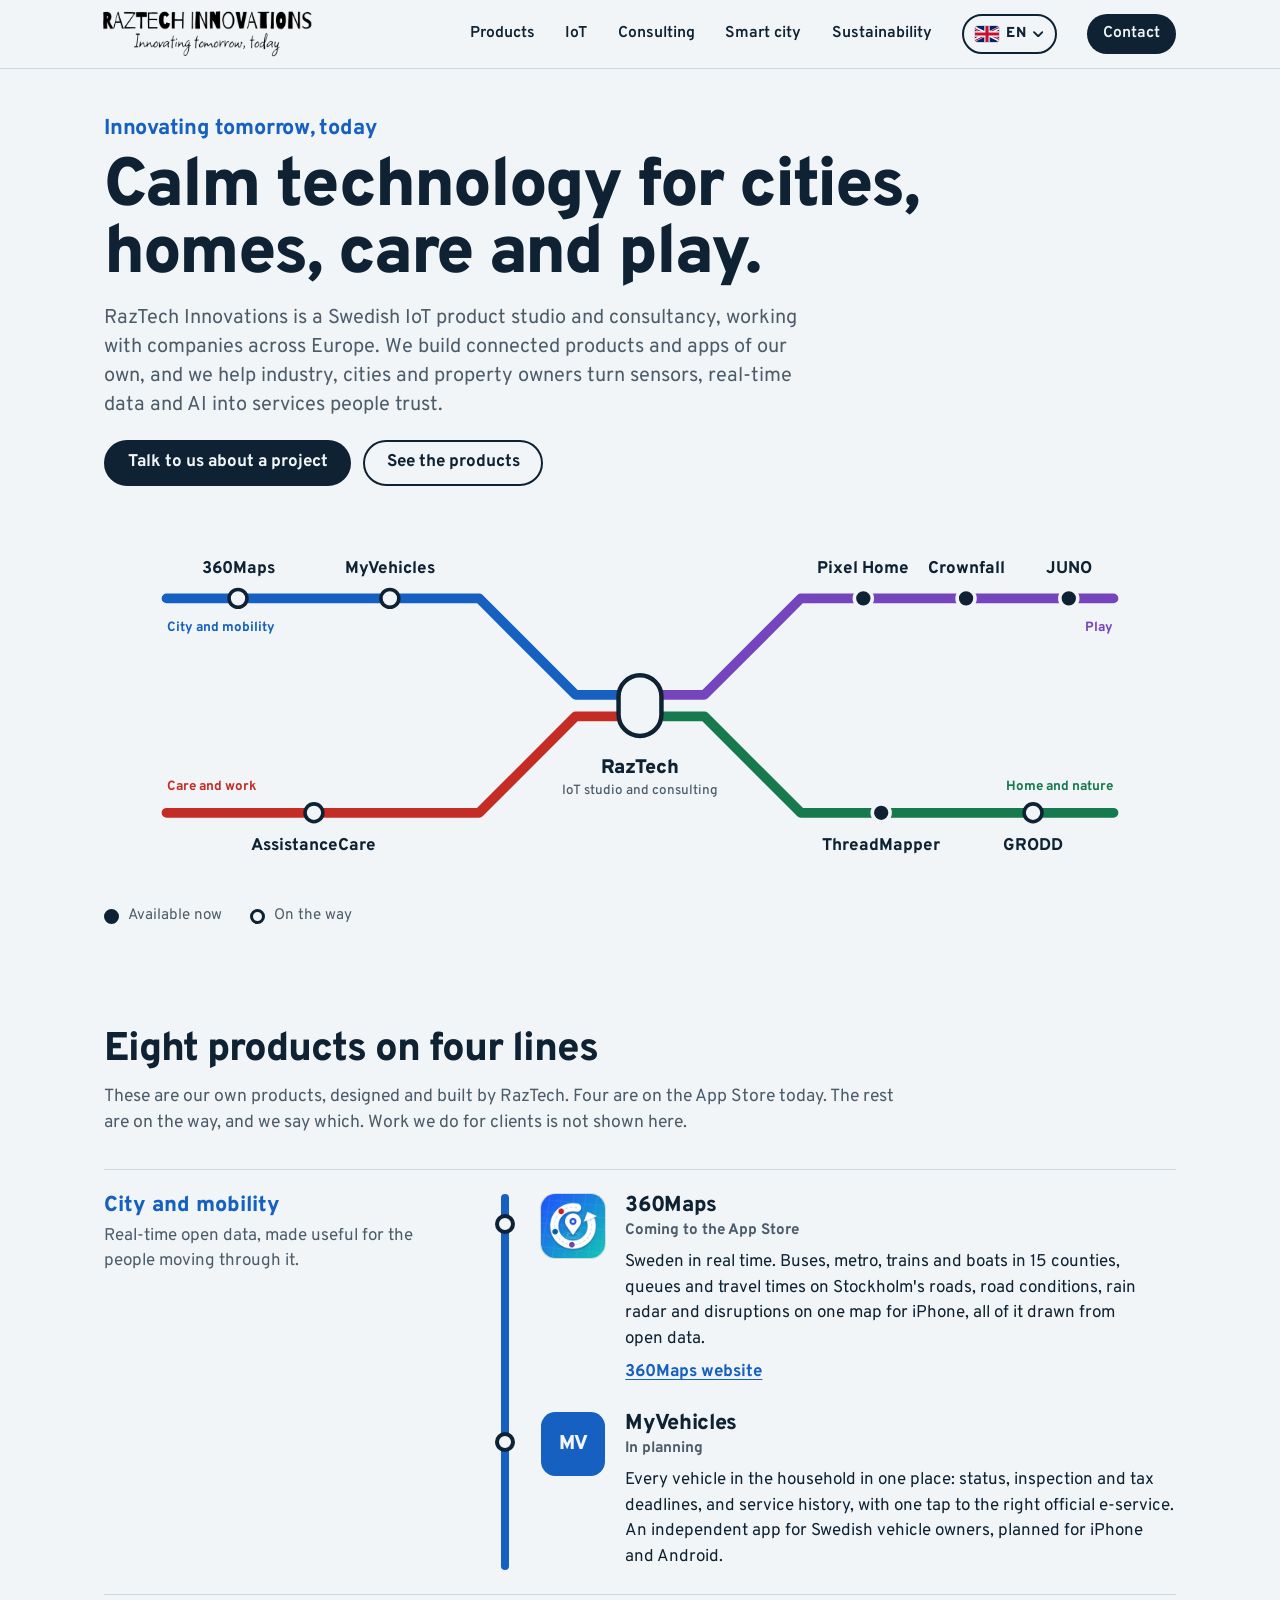
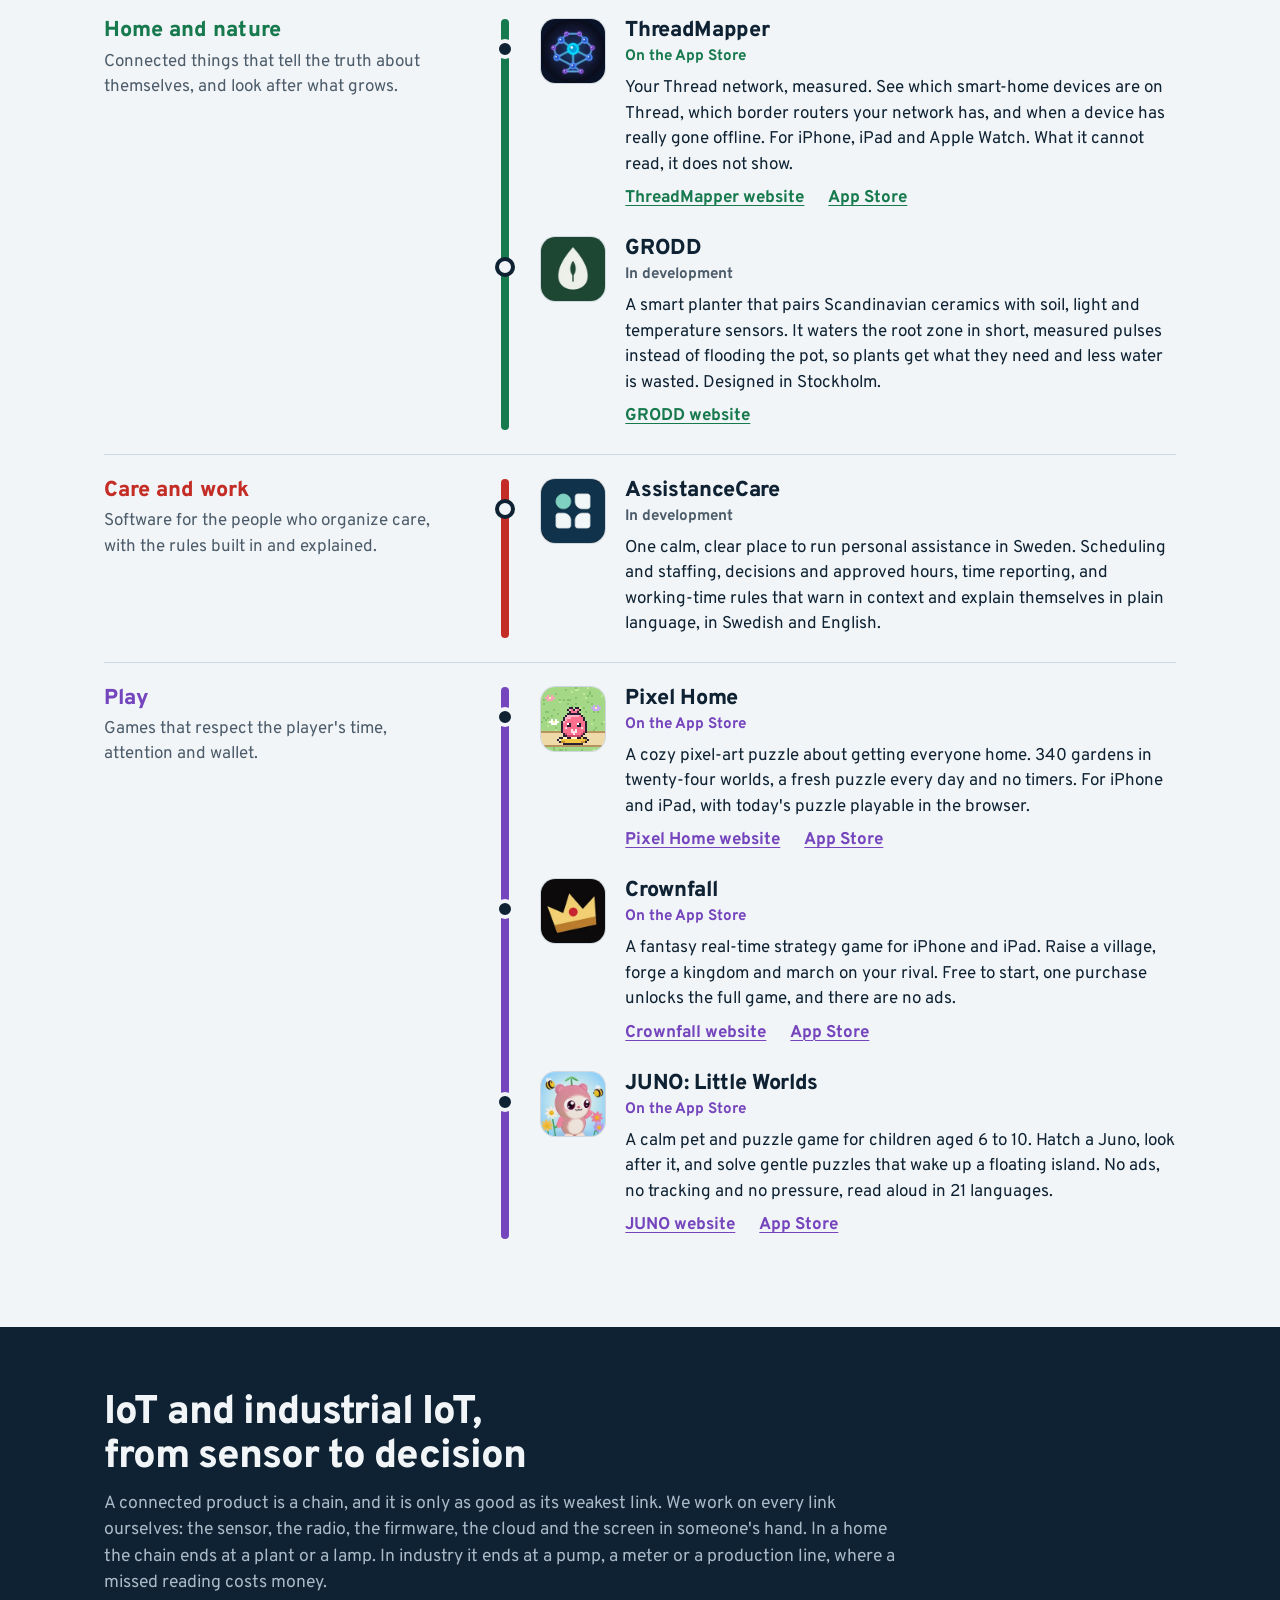
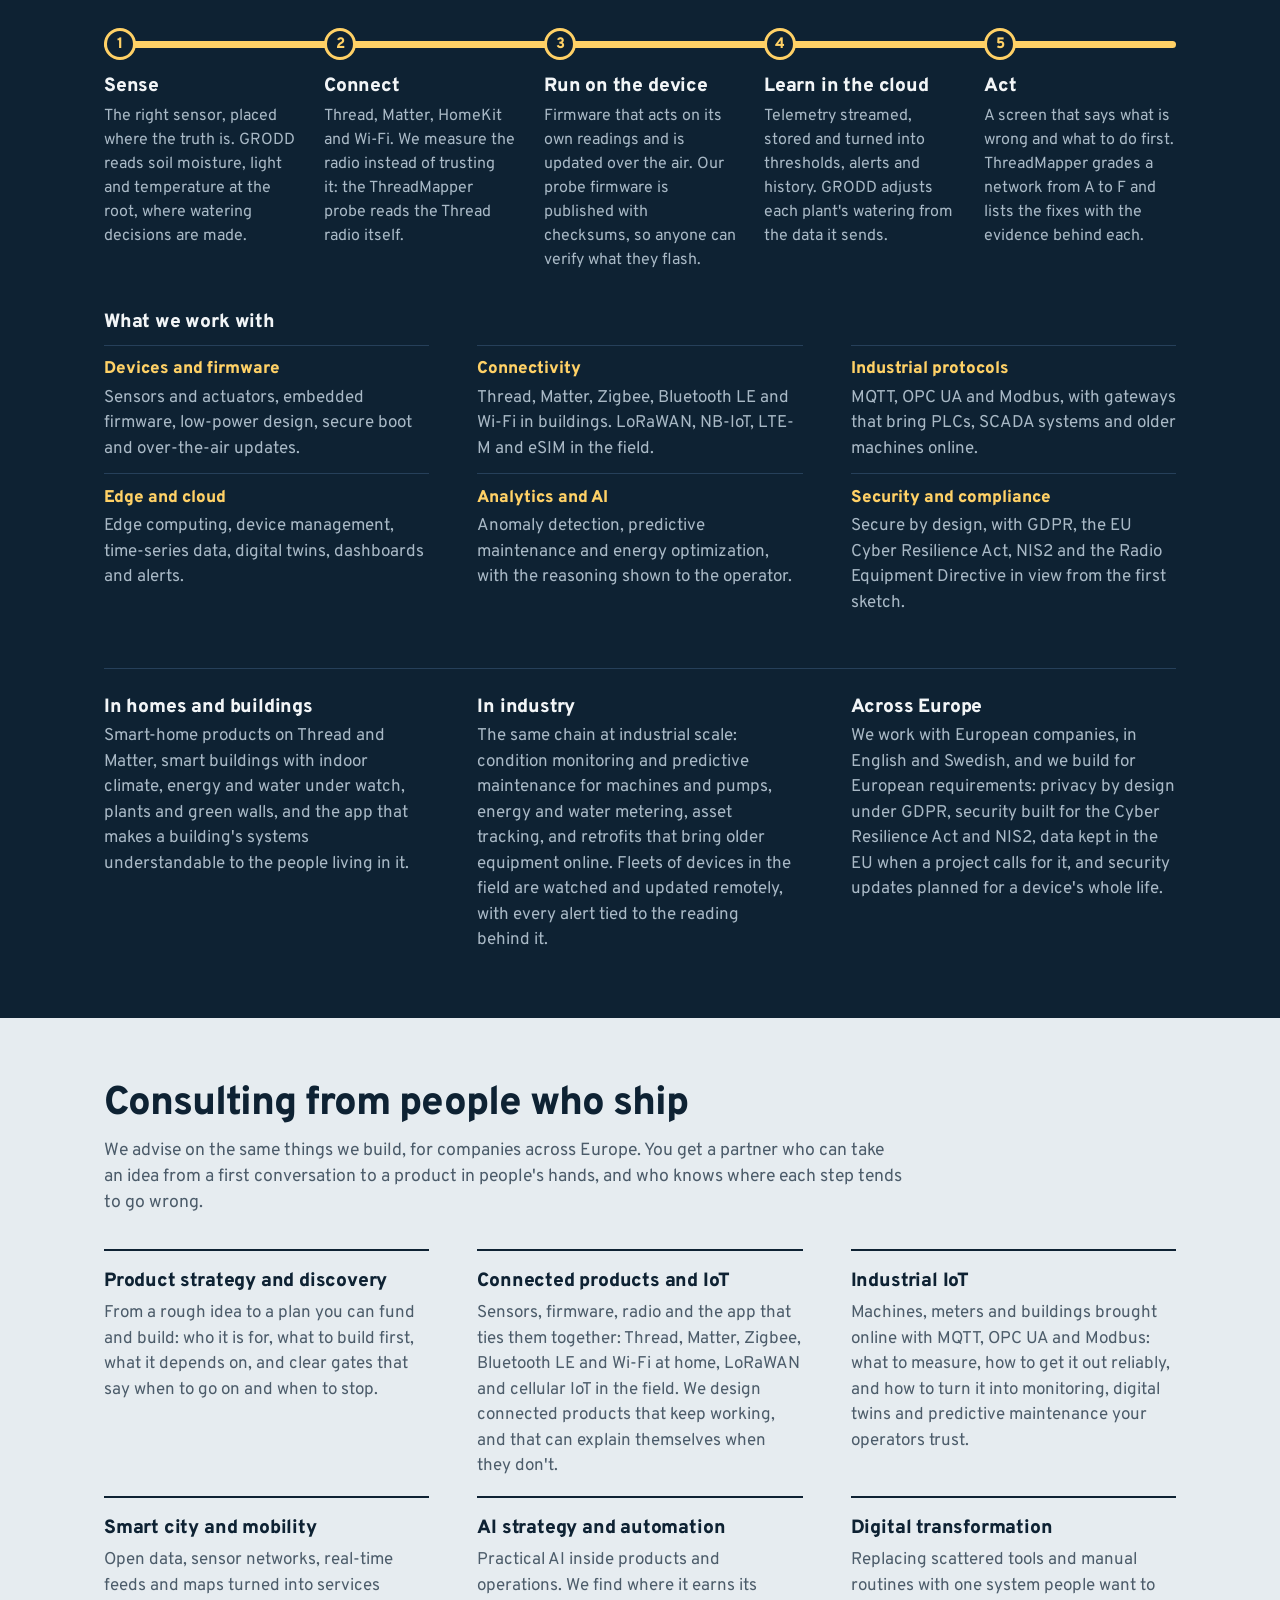
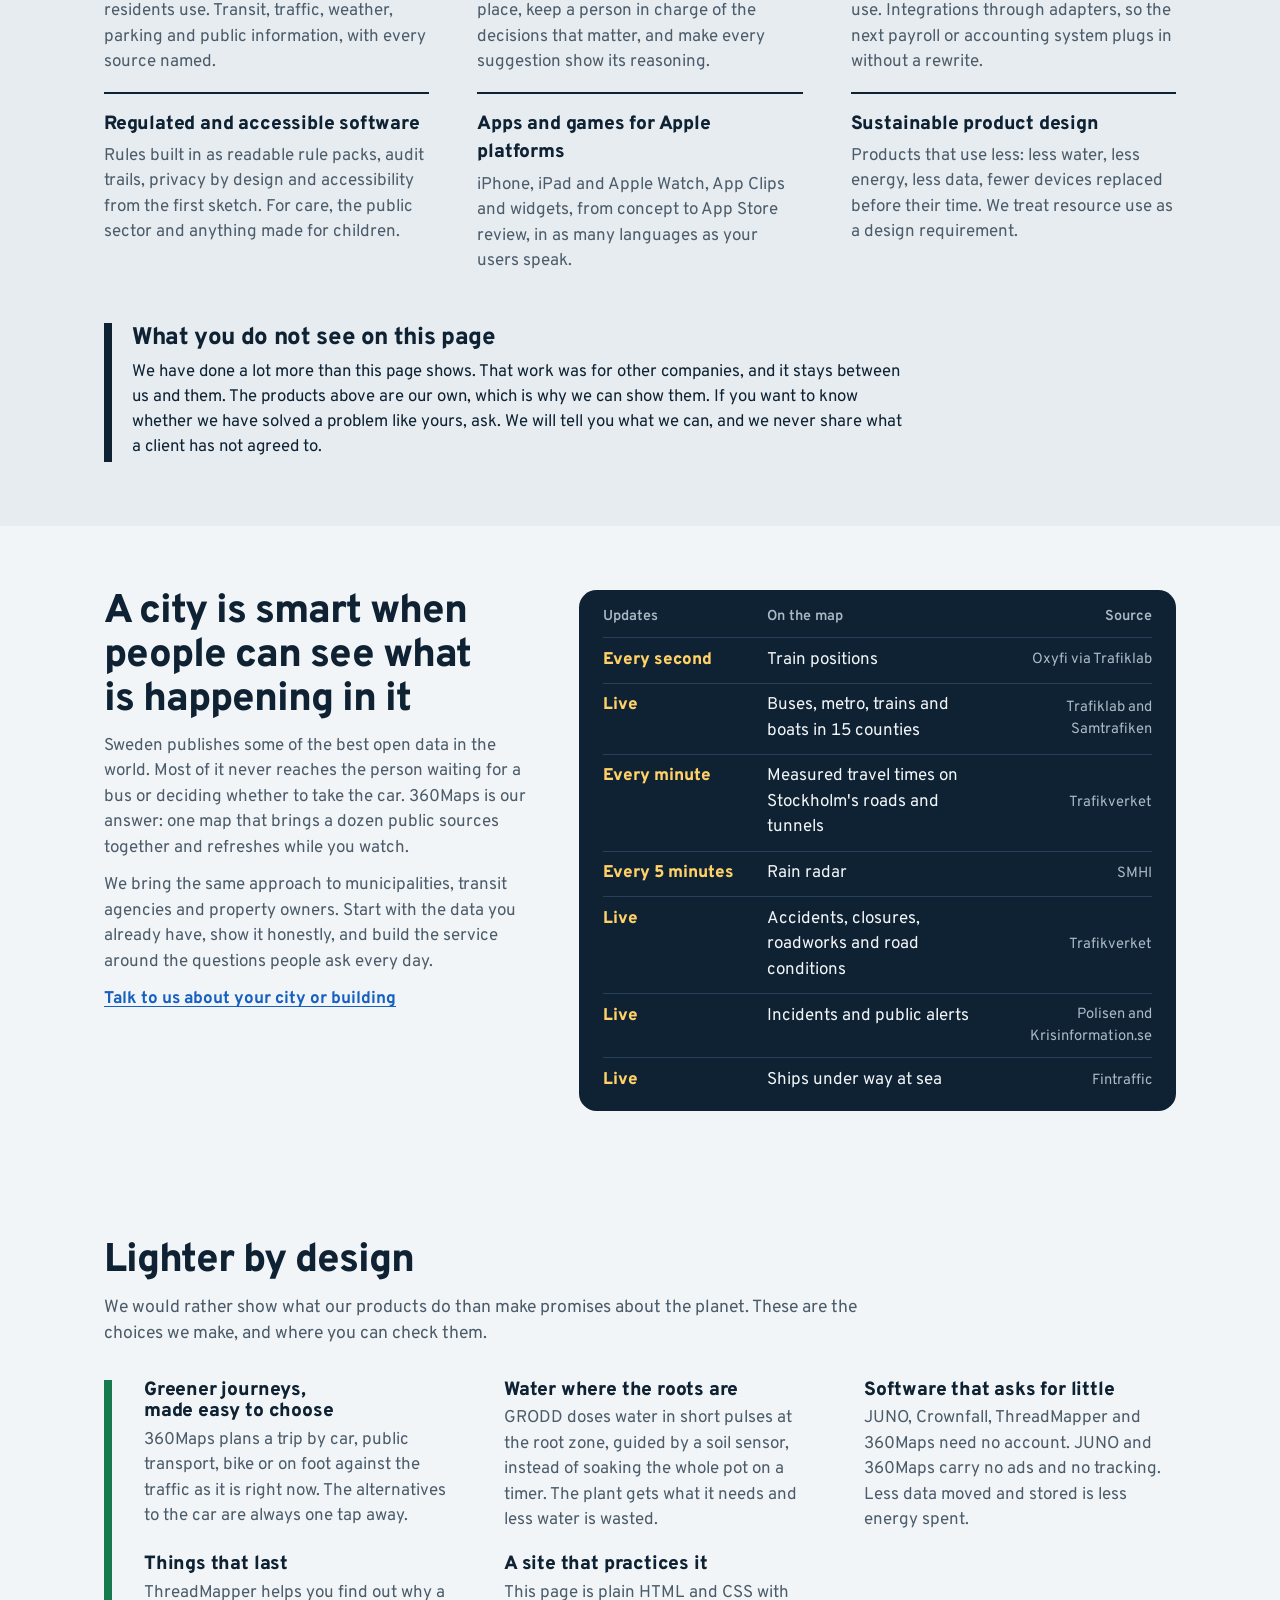
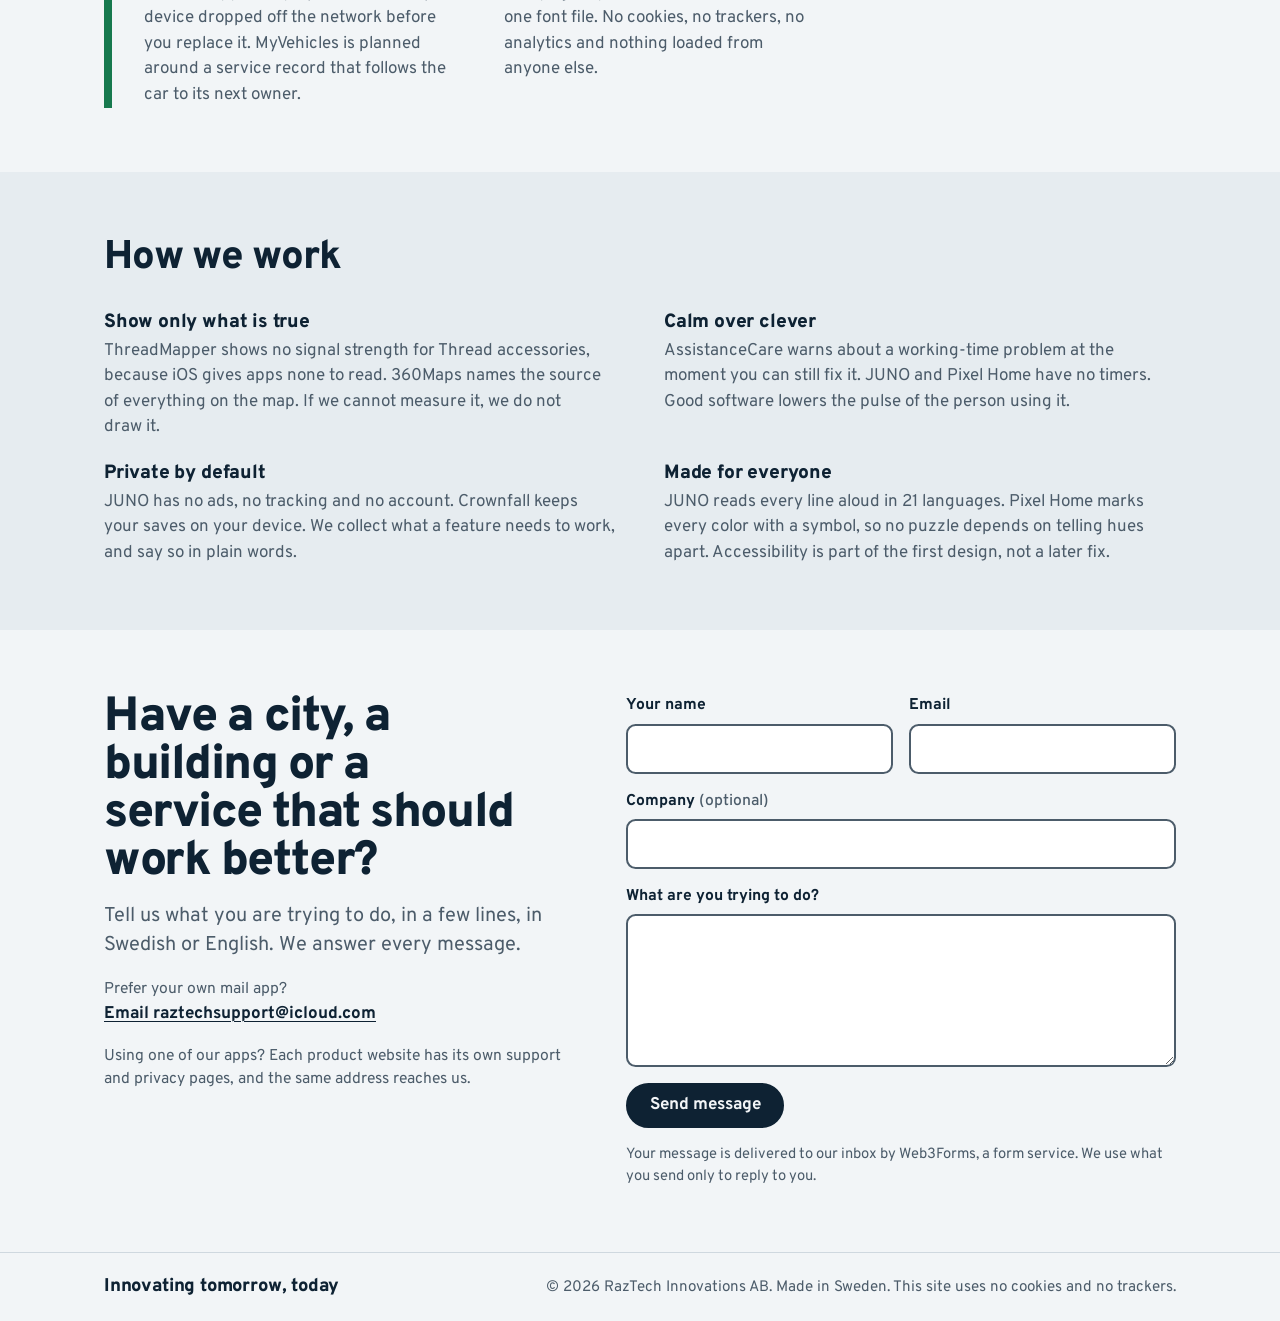
<file: index.html>
<!doctype html>
<html lang="en">
<head>
  <meta charset="utf-8">
  <meta name="viewport" content="width=device-width, initial-scale=1">
  <title>RazTech Innovations AB | Innovating tomorrow, today</title>
  <meta name="description" content="RazTech Innovations AB is a Swedish IoT product studio and consultancy working with companies across Europe. We build connected products and apps, and help industry, cities and property owners turn sensors, real-time data and AI into services people trust.">
  <link rel="canonical" href="https://raztech.duckdns.org/">
  <link rel="alternate" hreflang="en" href="https://raztech.duckdns.org/">
  <link rel="alternate" hreflang="sv" href="https://raztech.duckdns.org/sv/">
  <link rel="alternate" hreflang="x-default" href="https://raztech.duckdns.org/">
  <meta name="color-scheme" content="light dark">
  <meta name="theme-color" content="#f2f5f7" media="(prefers-color-scheme: light)">
  <meta name="theme-color" content="#0b1824" media="(prefers-color-scheme: dark)">

  <meta property="og:type" content="website">
  <meta property="og:locale" content="en_US">
  <meta property="og:locale:alternate" content="sv_SE">
  <meta property="og:site_name" content="RazTech Innovations AB">
  <meta property="og:title" content="RazTech Innovations AB | Innovating tomorrow, today">
  <meta property="og:description" content="Calm technology for cities, homes, care and play. A Swedish IoT product studio and consultancy working across Europe. Eight products on four lines, and consulting in IoT, industrial IoT, smart cities and AI.">
  <meta property="og:url" content="https://raztech.duckdns.org/">
  <meta property="og:image" content="https://raztech.duckdns.org/assets/share.png">
  <meta property="og:image:width" content="1200">
  <meta property="og:image:height" content="630">
  <meta name="twitter:card" content="summary_large_image">

  <link rel="icon" href="assets/icon-32.png" sizes="32x32" type="image/png">
  <link rel="icon" href="assets/icon.svg" type="image/svg+xml">
  <link rel="apple-touch-icon" href="assets/apple-touch-icon.png">
  <link rel="preload" href="assets/fonts/overpass-latin-wght-normal.woff2" as="font" type="font/woff2" crossorigin>
  <link rel="stylesheet" href="styles.css">

  <script type="application/ld+json">
  {
    "@context": "https://schema.org",
    "@type": "Organization",
    "name": "RazTech Innovations AB",
    "url": "https://raztech.duckdns.org/",
    "logo": "https://raztech.duckdns.org/assets/logo.png",
    "email": "raztechsupport@icloud.com",
    "address": { "@type": "PostalAddress", "addressCountry": "SE" },
    "slogan": "Innovating tomorrow, today",
    "areaServed": "Europe",
    "knowsAbout": ["Internet of Things", "Industrial IoT", "Edge computing", "Predictive maintenance", "Digital twins", "MQTT", "OPC UA", "LoRaWAN", "Smart cities", "Smart buildings", "Connected home", "Thread", "Matter"],
    "description": "Swedish IoT product studio and consultancy for industry, smart cities, connected homes, care and play."
  }
  </script>
</head>
<body>
  <a class="skip" href="#main">Skip to content</a>

  <!-- Flags for the language menu, drawn once and reused. -->
  <svg class="sprite" aria-hidden="true" focusable="false">
    <symbol id="flag-en" viewBox="0 0 60 30" preserveAspectRatio="xMidYMid slice">
      <clipPath id="flag-en-quarters"><path d="M30 15h30v15zv15H0zH0V0zV0h30z"/></clipPath>
      <path fill="#012169" d="M0 0h60v30H0z"/>
      <path stroke="#fff" stroke-width="6" d="m0 0 60 30m0-30L0 30"/>
      <path stroke="#c8102e" stroke-width="4" clip-path="url(#flag-en-quarters)" d="m0 0 60 30m0-30L0 30"/>
      <path stroke="#fff" stroke-width="10" d="M30 0v30M0 15h60"/>
      <path stroke="#c8102e" stroke-width="6" d="M30 0v30M0 15h60"/>
    </symbol>
    <symbol id="flag-sv" viewBox="0 0 16 10" preserveAspectRatio="xMidYMid slice">
      <path fill="#006aa7" d="M0 0h16v10H0z"/>
      <path fill="#fecc02" d="M5 0h2v10H5zM0 4h16v2H0z"/>
    </symbol>
  </svg>

  <header class="site-header">
    <div class="wrap site-header__inner">
      <a class="brand" href="#top" aria-label="RazTech Innovations AB, home">
        <img class="brand__logo" src="assets/logo.png" alt="" width="1272" height="293">
      </a>
      <nav class="nav" aria-label="Sections">
        <a href="#products">Products</a>
        <a href="#iot">IoT</a>
        <a href="#consulting">Consulting</a>
        <a href="#smart-city">Smart city</a>
        <a href="#sustainability">Sustainability</a>
        <!-- lang:start -->
        <details class="lang">
          <summary aria-label="Language: English"><svg class="flag" aria-hidden="true" focusable="false"><use href="#flag-en"/></svg><span>EN</span><svg class="lang__caret" viewBox="0 0 10 6" aria-hidden="true" focusable="false"><path d="m1 1 4 4 4-4"/></svg></summary>
          <ul class="lang__menu">
            <li><a href="#top" lang="en" hreflang="en" aria-current="true"><svg class="flag" aria-hidden="true" focusable="false"><use href="#flag-en"/></svg>English</a></li>
            <li><a href="sv/" lang="sv" hreflang="sv"><svg class="flag" aria-hidden="true" focusable="false"><use href="#flag-sv"/></svg>Svenska</a></li>
          </ul>
        </details>
        <!-- lang:end -->
        <a class="nav__cta" href="#contact">Contact</a>
      </nav>
    </div>
  </header>

  <main id="main">
    <section class="hero" id="top">
      <div class="wrap">
        <p class="slogan">Innovating tomorrow, today</p>
        <h1>Calm technology for cities, homes, care and play.</h1>
        <p class="lead">RazTech Innovations is a Swedish IoT product studio and consultancy, working with companies across Europe. We build connected products and apps of our own, and we help industry, cities and property owners turn sensors, real-time data and AI into services people trust.</p>
        <p class="actions">
          <a class="button" href="#contact">Talk to us about a project</a>
          <a class="button button--quiet" href="#products">See the products</a>
        </p>
      </div>

      <div class="wrap">
        <figure class="map">
          <!-- Wide map: every station is a link to its product below. -->
          <svg class="map__wide" viewBox="0 0 1200 420" role="group" aria-labelledby="map-title">
            <title id="map-title">The RazTech network: four lines of products that meet at one studio</title>

            <path class="line l-city" pathLength="1" d="M600 198H528L420 90H70" />
            <path class="line l-care" pathLength="1" d="M600 222H528L420 330H70" />
            <path class="line l-play" pathLength="1" d="M600 198H672L780 90H1130" />
            <path class="line l-home" pathLength="1" d="M600 222H672L780 330H1130" />

            <g class="map__names" aria-hidden="true">
              <text class="t-city" x="70" y="126">City and mobility</text>
              <text class="t-care" x="70" y="304">Care and work</text>
              <text class="t-play" x="1130" y="126" text-anchor="end">Play</text>
              <text class="t-home" x="1130" y="304" text-anchor="end">Home and nature</text>
            </g>

            <g class="stations">
              <a href="#maps360"><circle class="stop-dot stop-dot--soon" cx="150" cy="90" r="10" /><text x="150" y="62">360Maps</text></a>
              <a href="#myvehicles"><circle class="stop-dot stop-dot--soon" cx="320" cy="90" r="10" /><text x="320" y="62">MyVehicles</text></a>
              <a href="#assistancecare"><circle class="stop-dot stop-dot--soon" cx="235" cy="330" r="10" /><text x="235" y="372">AssistanceCare</text></a>
              <a href="#pixelhome"><circle class="stop-dot" cx="850" cy="90" r="10" /><text x="850" y="62">Pixel Home</text></a>
              <a href="#crownfall"><circle class="stop-dot" cx="965" cy="90" r="10" /><text x="965" y="62">Crownfall</text></a>
              <a href="#juno"><circle class="stop-dot" cx="1080" cy="90" r="10" /><text x="1080" y="62">JUNO</text></a>
              <a href="#threadmapper"><circle class="stop-dot" cx="870" cy="330" r="10" /><text x="870" y="372">ThreadMapper</text></a>
              <a href="#grodd"><circle class="stop-dot stop-dot--soon" cx="1040" cy="330" r="10" /><text x="1040" y="372">GRODD</text></a>
            </g>

            <a class="map__hub" href="#consulting">
              <rect class="hub" x="576" y="176" width="48" height="68" rx="24" />
              <text class="map__hub-name" x="600" y="286">RazTech</text>
              <text class="map__hub-sub" x="600" y="309">IoT studio and consulting</text>
            </a>
          </svg>

          <!-- Compact map for narrow screens: the same shape, no labels. -->
          <svg class="map__compact" viewBox="0 0 360 150" aria-hidden="true">
            <path class="line l-city" pathLength="1" d="M180 68H150L110 28H12" />
            <path class="line l-care" pathLength="1" d="M180 82H150L110 122H12" />
            <path class="line l-play" pathLength="1" d="M180 68H210L250 28H348" />
            <path class="line l-home" pathLength="1" d="M180 82H210L250 122H348" />
            <g class="stations">
              <circle class="stop-dot stop-dot--soon" cx="40" cy="28" r="6" />
              <circle class="stop-dot stop-dot--soon" cx="84" cy="28" r="6" />
              <circle class="stop-dot stop-dot--soon" cx="62" cy="122" r="6" />
              <circle class="stop-dot" cx="268" cy="28" r="6" />
              <circle class="stop-dot" cx="298" cy="28" r="6" />
              <circle class="stop-dot" cx="328" cy="28" r="6" />
              <circle class="stop-dot" cx="276" cy="122" r="6" />
              <circle class="stop-dot stop-dot--soon" cx="318" cy="122" r="6" />
            </g>
            <rect class="hub" x="166" y="54" width="28" height="42" rx="14" />
          </svg>

          <figcaption class="map__key">
            <span class="key"><span class="dot" aria-hidden="true"></span>Available now</span>
            <span class="key"><span class="dot dot--soon" aria-hidden="true"></span>On the way</span>
          </figcaption>
        </figure>
      </div>
    </section>

    <section class="section" id="products" aria-labelledby="products-title">
      <div class="wrap">
        <div class="section__head">
          <h2 id="products-title">Eight products on four lines</h2>
          <p>These are our own products, designed and built by RazTech. Four are on the App Store today. The rest are on the way, and we say which. Work we do for clients is not shown here.</p>
        </div>

        <div class="line-group line-group--city">
          <div class="line-group__head">
            <h3>City and mobility</h3>
            <p>Real-time open data, made useful for the people moving through it.</p>
          </div>
          <ul class="stops">
            <li class="stop stop--soon" id="maps360">
              <img class="stop__icon" src="assets/icons/360maps.webp" alt="" width="64" height="64">
              <div class="stop__body">
                <h4>360Maps</h4>
                <p class="status status--soon">Coming to the App Store</p>
                <p>Sweden in real time. Buses, metro, trains and boats in 15 counties, queues and travel times on Stockholm's roads, road conditions, rain radar and disruptions on one map for iPhone, all of it drawn from open data.</p>
                <p class="links"><a href="https://tintronix-lab.github.io/360Maps/en/">360Maps website</a></p>
              </div>
            </li>
            <li class="stop stop--soon" id="myvehicles">
              <span class="stop__icon stop__icon--mono" aria-hidden="true">MV</span>
              <div class="stop__body">
                <h4>MyVehicles</h4>
                <p class="status status--soon">In planning</p>
                <p>Every vehicle in the household in one place: status, inspection and tax deadlines, and service history, with one tap to the right official e-service. An independent app for Swedish vehicle owners, planned for iPhone and Android.</p>
              </div>
            </li>
          </ul>
        </div>

        <div class="line-group line-group--home">
          <div class="line-group__head">
            <h3>Home and nature</h3>
            <p>Connected things that tell the truth about themselves, and look after what grows.</p>
          </div>
          <ul class="stops">
            <li class="stop" id="threadmapper">
              <img class="stop__icon" src="assets/icons/threadmapper.webp" alt="" width="64" height="64">
              <div class="stop__body">
                <h4>ThreadMapper</h4>
                <p class="status">On the App Store</p>
                <p>Your Thread network, measured. See which smart-home devices are on Thread, which border routers your network has, and when a device has really gone offline. For iPhone, iPad and Apple Watch. What it cannot read, it does not show.</p>
                <p class="links">
                  <a href="https://tintronix-lab.github.io/ThreadMapper/">ThreadMapper website</a>
                  <a href="https://apps.apple.com/app/id6794255629">App Store</a>
                </p>
              </div>
            </li>
            <li class="stop stop--soon" id="grodd">
              <img class="stop__icon" src="assets/icons/grodd.webp" alt="" width="64" height="64">
              <div class="stop__body">
                <h4>GRODD</h4>
                <p class="status status--soon">In development</p>
                <p>A smart planter that pairs Scandinavian ceramics with soil, light and temperature sensors. It waters the root zone in short, measured pulses instead of flooding the pot, so plants get what they need and less water is wasted. Designed in Stockholm.</p>
                <p class="links"><a href="https://tintronix-lab.github.io/GRODD-WEB/">GRODD website</a></p>
              </div>
            </li>
          </ul>
        </div>

        <div class="line-group line-group--care">
          <div class="line-group__head">
            <h3>Care and work</h3>
            <p>Software for the people who organize care, with the rules built in and explained.</p>
          </div>
          <ul class="stops">
            <li class="stop stop--soon" id="assistancecare">
              <img class="stop__icon" src="assets/icons/assistancecare.webp" alt="" width="64" height="64">
              <div class="stop__body">
                <h4>AssistanceCare</h4>
                <p class="status status--soon">In development</p>
                <p>One calm, clear place to run personal assistance in Sweden. Scheduling and staffing, decisions and approved hours, time reporting, and working-time rules that warn in context and explain themselves in plain language, in Swedish and English.</p>
              </div>
            </li>
          </ul>
        </div>

        <div class="line-group line-group--play">
          <div class="line-group__head">
            <h3>Play</h3>
            <p>Games that respect the player's time, attention and wallet.</p>
          </div>
          <ul class="stops">
            <li class="stop" id="pixelhome">
              <img class="stop__icon stop__icon--pixel" src="assets/icons/pixelhome.webp" alt="" width="64" height="64">
              <div class="stop__body">
                <h4>Pixel Home</h4>
                <p class="status">On the App Store</p>
                <p>A cozy pixel-art puzzle about getting everyone home. 340 gardens in twenty-four worlds, a fresh puzzle every day and no timers. For iPhone and iPad, with today's puzzle playable in the browser.</p>
                <p class="links">
                  <a href="https://tintronix-lab.github.io/Pixelhome/">Pixel Home website</a>
                  <a href="https://apps.apple.com/app/id6821402076">App Store</a>
                </p>
              </div>
            </li>
            <li class="stop" id="crownfall">
              <img class="stop__icon" src="assets/icons/crownfall.webp" alt="" width="64" height="64">
              <div class="stop__body">
                <h4>Crownfall</h4>
                <p class="status">On the App Store</p>
                <p>A fantasy real-time strategy game for iPhone and iPad. Raise a village, forge a kingdom and march on your rival. Free to start, one purchase unlocks the full game, and there are no ads.</p>
                <p class="links">
                  <a href="https://tintronix-lab.github.io/Crownfall/">Crownfall website</a>
                  <a href="https://apps.apple.com/app/id6828742564">App Store</a>
                </p>
              </div>
            </li>
            <li class="stop" id="juno">
              <img class="stop__icon" src="assets/icons/juno.webp" alt="" width="64" height="64">
              <div class="stop__body">
                <h4>JUNO: Little Worlds</h4>
                <p class="status">On the App Store</p>
                <p>A calm pet and puzzle game for children aged 6 to 10. Hatch a Juno, look after it, and solve gentle puzzles that wake up a floating island. No ads, no tracking and no pressure, read aloud in 21 languages.</p>
                <p class="links">
                  <a href="https://tintronix-lab.github.io/Juno-LittleWorlds/">JUNO website</a>
                  <a href="https://apps.apple.com/app/id6825027309">App Store</a>
                </p>
              </div>
            </li>
          </ul>
        </div>
      </div>
    </section>

    <section class="section signal" id="iot" aria-labelledby="iot-title">
      <div class="wrap">
        <div class="section__head">
          <h2 id="iot-title">IoT and industrial IoT, from sensor to decision</h2>
          <p>A connected product is a chain, and it is only as good as its weakest link. We work on every link ourselves: the sensor, the radio, the firmware, the cloud and the screen in someone's hand. In a home the chain ends at a plant or a lamp. In industry it ends at a pump, a meter or a production line, where a missed reading costs money.</p>
        </div>

        <ol class="chain">
          <li class="chain__step">
            <h3>Sense</h3>
            <p>The right sensor, placed where the truth is. GRODD reads soil moisture, light and temperature at the root, where watering decisions are made.</p>
          </li>
          <li class="chain__step">
            <h3>Connect</h3>
            <p>Thread, Matter, HomeKit and Wi-Fi. We measure the radio instead of trusting it: the ThreadMapper probe reads the Thread radio itself.</p>
          </li>
          <li class="chain__step">
            <h3>Run on the device</h3>
            <p>Firmware that acts on its own readings and is updated over the air. Our probe firmware is published with checksums, so anyone can verify what they flash.</p>
          </li>
          <li class="chain__step">
            <h3>Learn in the cloud</h3>
            <p>Telemetry streamed, stored and turned into thresholds, alerts and history. GRODD adjusts each plant's watering from the data it sends.</p>
          </li>
          <li class="chain__step">
            <h3>Act</h3>
            <p>A screen that says what is wrong and what to do first. ThreadMapper grades a network from A to F and lists the fixes with the evidence behind each.</p>
          </li>
        </ol>

        <div class="stack">
          <h3>What we work with</h3>
          <dl class="stack__rows">
            <div class="stack__row">
              <dt>Devices and firmware</dt>
              <dd>Sensors and actuators, embedded firmware, low-power design, secure boot and over-the-air updates.</dd>
            </div>
            <div class="stack__row">
              <dt>Connectivity</dt>
              <dd>Thread, Matter, Zigbee, Bluetooth LE and Wi-Fi in buildings. LoRaWAN, NB-IoT, LTE-M and eSIM in the field.</dd>
            </div>
            <div class="stack__row">
              <dt>Industrial protocols</dt>
              <dd>MQTT, OPC UA and Modbus, with gateways that bring PLCs, SCADA systems and older machines online.</dd>
            </div>
            <div class="stack__row">
              <dt>Edge and cloud</dt>
              <dd>Edge computing, device management, time-series data, digital twins, dashboards and alerts.</dd>
            </div>
            <div class="stack__row">
              <dt>Analytics and AI</dt>
              <dd>Anomaly detection, predictive maintenance and energy optimization, with the reasoning shown to the operator.</dd>
            </div>
            <div class="stack__row">
              <dt>Security and compliance</dt>
              <dd>Secure by design, with GDPR, the EU Cyber Resilience Act, NIS2 and the Radio Equipment Directive in view from the first sketch.</dd>
            </div>
          </dl>
        </div>

        <div class="fields">
          <article>
            <h3>In homes and buildings</h3>
            <p>Smart-home products on Thread and Matter, smart buildings with indoor climate, energy and water under watch, plants and green walls, and the app that makes a building's systems understandable to the people living in it.</p>
          </article>
          <article>
            <h3>In industry</h3>
            <p>The same chain at industrial scale: condition monitoring and predictive maintenance for machines and pumps, energy and water metering, asset tracking, and retrofits that bring older equipment online. Fleets of devices in the field are watched and updated remotely, with every alert tied to the reading behind it.</p>
          </article>
          <article>
            <h3>Across Europe</h3>
            <p>We work with European companies, in English and Swedish, and we build for European requirements: privacy by design under GDPR, security built for the Cyber Resilience Act and NIS2, data kept in the EU when a project calls for it, and security updates planned for a device's whole life.</p>
          </article>
        </div>
      </div>
    </section>

    <section class="section section--tint" id="consulting" aria-labelledby="consulting-title">
      <div class="wrap">
        <div class="section__head">
          <h2 id="consulting-title">Consulting from people who ship</h2>
          <p>We advise on the same things we build, for companies across Europe. You get a partner who can take an idea from a first conversation to a product in people's hands, and who knows where each step tends to go wrong.</p>
        </div>

        <dl class="services">
          <div class="service">
            <dt>Product strategy and discovery</dt>
            <dd>From a rough idea to a plan you can fund and build: who it is for, what to build first, what it depends on, and clear gates that say when to go on and when to stop.</dd>
          </div>
          <div class="service">
            <dt>Connected products and IoT</dt>
            <dd>Sensors, firmware, radio and the app that ties them together: Thread, Matter, Zigbee, Bluetooth LE and Wi-Fi at home, LoRaWAN and cellular IoT in the field. We design connected products that keep working, and that can explain themselves when they don't.</dd>
          </div>
          <div class="service">
            <dt>Industrial IoT</dt>
            <dd>Machines, meters and buildings brought online with MQTT, OPC UA and Modbus: what to measure, how to get it out reliably, and how to turn it into monitoring, digital twins and predictive maintenance your operators trust.</dd>
          </div>
          <div class="service">
            <dt>Smart city and mobility</dt>
            <dd>Open data, sensor networks, real-time feeds and maps turned into services residents use. Transit, traffic, weather, parking and public information, with every source named.</dd>
          </div>
          <div class="service">
            <dt>AI strategy and automation</dt>
            <dd>Practical AI inside products and operations. We find where it earns its place, keep a person in charge of the decisions that matter, and make every suggestion show its reasoning.</dd>
          </div>
          <div class="service">
            <dt>Digital transformation</dt>
            <dd>Replacing scattered tools and manual routines with one system people want to use. Integrations through adapters, so the next payroll or accounting system plugs in without a rewrite.</dd>
          </div>
          <div class="service">
            <dt>Regulated and accessible software</dt>
            <dd>Rules built in as readable rule packs, audit trails, privacy by design and accessibility from the first sketch. For care, the public sector and anything made for children.</dd>
          </div>
          <div class="service">
            <dt>Apps and games for Apple platforms</dt>
            <dd>iPhone, iPad and Apple Watch, App Clips and widgets, from concept to App Store review, in as many languages as your users speak.</dd>
          </div>
          <div class="service">
            <dt>Sustainable product design</dt>
            <dd>Products that use less: less water, less energy, less data, fewer devices replaced before their time. We treat resource use as a design requirement.</dd>
          </div>
        </dl>

        <aside class="private" aria-labelledby="private-title">
          <h3 id="private-title">What you do not see on this page</h3>
          <p>We have done a lot more than this page shows. That work was for other companies, and it stays between us and them. The products above are our own, which is why we can show them. If you want to know whether we have solved a problem like yours, ask. We will tell you what we can, and we never share what a client has not agreed to.</p>
        </aside>
      </div>
    </section>

    <section class="section board-section" id="smart-city" aria-labelledby="city-title">
      <div class="wrap board-layout">
        <div class="board-layout__text">
          <h2 id="city-title">A city is smart when people can see what is happening in it</h2>
          <p>Sweden publishes some of the best open data in the world. Most of it never reaches the person waiting for a bus or deciding whether to take the car. 360Maps is our answer: one map that brings a dozen public sources together and refreshes while you watch.</p>
          <p>We bring the same approach to municipalities, transit agencies and property owners. Start with the data you already have, show it honestly, and build the service around the questions people ask every day.</p>
          <p><a class="text-link" href="#contact">Talk to us about your city or building</a></p>
        </div>

        <div class="board" role="table" aria-label="What 360Maps shows and how often it updates">
          <div class="board__row board__row--head" role="row">
            <span role="columnheader">Updates</span>
            <span role="columnheader">On the map</span>
            <span role="columnheader">Source</span>
          </div>
          <div class="board__row" role="row">
            <span role="cell" class="board__time">Every second</span>
            <span role="cell">Train positions</span>
            <span role="cell" class="board__src">Oxyfi via Trafiklab</span>
          </div>
          <div class="board__row" role="row">
            <span role="cell" class="board__time">Live</span>
            <span role="cell">Buses, metro, trains and boats in 15 counties</span>
            <span role="cell" class="board__src">Trafiklab and Samtrafiken</span>
          </div>
          <div class="board__row" role="row">
            <span role="cell" class="board__time">Every minute</span>
            <span role="cell">Measured travel times on Stockholm's roads and tunnels</span>
            <span role="cell" class="board__src">Trafikverket</span>
          </div>
          <div class="board__row" role="row">
            <span role="cell" class="board__time">Every 5 minutes</span>
            <span role="cell">Rain radar</span>
            <span role="cell" class="board__src">SMHI</span>
          </div>
          <div class="board__row" role="row">
            <span role="cell" class="board__time">Live</span>
            <span role="cell">Accidents, closures, roadworks and road conditions</span>
            <span role="cell" class="board__src">Trafikverket</span>
          </div>
          <div class="board__row" role="row">
            <span role="cell" class="board__time">Live</span>
            <span role="cell">Incidents and public alerts</span>
            <span role="cell" class="board__src">Polisen and Krisinformation.se</span>
          </div>
          <div class="board__row" role="row">
            <span role="cell" class="board__time">Live</span>
            <span role="cell">Ships under way at sea</span>
            <span role="cell" class="board__src">Fintraffic</span>
          </div>
        </div>
      </div>
    </section>

    <section class="section" id="sustainability" aria-labelledby="eco-title">
      <div class="wrap">
        <div class="section__head">
          <h2 id="eco-title">Lighter by design</h2>
          <p>We would rather show what our products do than make promises about the planet. These are the choices we make, and where you can check them.</p>
        </div>

        <div class="eco">
          <article class="eco__item">
            <h3>Greener journeys, made easy to choose</h3>
            <p>360Maps plans a trip by car, public transport, bike or on foot against the traffic as it is right now. The alternatives to the car are always one tap away.</p>
          </article>
          <article class="eco__item">
            <h3>Water where the roots are</h3>
            <p>GRODD doses water in short pulses at the root zone, guided by a soil sensor, instead of soaking the whole pot on a timer. The plant gets what it needs and less water is wasted.</p>
          </article>
          <article class="eco__item">
            <h3>Software that asks for little</h3>
            <p>JUNO, Crownfall, ThreadMapper and 360Maps need no account. JUNO and 360Maps carry no ads and no tracking. Less data moved and stored is less energy spent.</p>
          </article>
          <article class="eco__item">
            <h3>Things that last</h3>
            <p>ThreadMapper helps you find out why a device dropped off the network before you replace it. MyVehicles is planned around a service record that follows the car to its next owner.</p>
          </article>
          <article class="eco__item">
            <h3>A site that practices it</h3>
            <p>This page is plain HTML and CSS with one font file. No cookies, no trackers, no analytics and nothing loaded from anyone else.</p>
          </article>
        </div>
      </div>
    </section>

    <section class="section section--tint" id="approach" aria-labelledby="approach-title">
      <div class="wrap">
        <div class="section__head">
          <h2 id="approach-title">How we work</h2>
        </div>
        <div class="principles">
          <article>
            <h3>Show only what is true</h3>
            <p>ThreadMapper shows no signal strength for Thread accessories, because iOS gives apps none to read. 360Maps names the source of everything on the map. If we cannot measure it, we do not draw it.</p>
          </article>
          <article>
            <h3>Calm over clever</h3>
            <p>AssistanceCare warns about a working-time problem at the moment you can still fix it. JUNO and Pixel Home have no timers. Good software lowers the pulse of the person using it.</p>
          </article>
          <article>
            <h3>Private by default</h3>
            <p>JUNO has no ads, no tracking and no account. Crownfall keeps your saves on your device. We collect what a feature needs to work, and say so in plain words.</p>
          </article>
          <article>
            <h3>Made for everyone</h3>
            <p>JUNO reads every line aloud in 21 languages. Pixel Home marks every color with a symbol, so no puzzle depends on telling hues apart. Accessibility is part of the first design, not a later fix.</p>
          </article>
        </div>
      </div>
    </section>

    <section class="section contact" id="contact" aria-labelledby="contact-title">
      <div class="wrap contact__layout">
        <div class="contact__intro">
          <h2 id="contact-title">Have a city, a building or a service that should work better?</h2>
          <p class="lead">Tell us what you are trying to do, in a few lines, in Swedish or English. We answer every message.</p>
          <p class="contact__note">Prefer your own mail app?</p>
          <p><a class="text-link" href="mailto:raztechsupport@icloud.com?subject=Project%20inquiry">Email raztechsupport@icloud.com</a></p>
          <p class="contact__note">Using one of our apps? Each product website has its own support and privacy pages, and the same address reaches us.</p>
        </div>

        <!-- The form posts to Web3Forms, which delivers the message by email and sends the visitor
             to the thank-you page. No script is involved. The access key is public by design:
             it only says which inbox receives the message. -->
        <form class="form" action="https://api.web3forms.com/submit" method="POST" aria-labelledby="contact-title">
          <input type="hidden" name="access_key" value="39ef75ea-c6a9-434e-b403-eb02f1a319f8">
          <input type="hidden" name="subject" value="New message from the RazTech website">
          <input type="hidden" name="from_name" value="RazTech website">
          <input type="hidden" name="redirect" value="https://raztech.duckdns.org/thanks/">
          <input class="form__trap" type="checkbox" name="botcheck" tabindex="-1" autocomplete="off" aria-hidden="true">

          <div class="form__pair">
            <div class="field">
              <label for="contact-name">Your name</label>
              <input id="contact-name" name="name" type="text" autocomplete="name" required>
            </div>
            <div class="field">
              <label for="contact-email">Email</label>
              <input id="contact-email" name="email" type="email" autocomplete="email" required>
            </div>
          </div>
          <div class="field">
            <label for="contact-company">Company <span class="field__optional">(optional)</span></label>
            <input id="contact-company" name="company" type="text" autocomplete="organization">
          </div>
          <div class="field">
            <label for="contact-message">What are you trying to do?</label>
            <textarea id="contact-message" name="message" rows="5" required></textarea>
          </div>
          <button class="button" type="submit">Send message</button>
          <p class="form__privacy">Your message is delivered to our inbox by Web3Forms, a form service. We use what you send only to reply to you.</p>
        </form>
      </div>
    </section>
  </main>

  <footer class="site-footer">
    <div class="wrap site-footer__inner">
      <p class="site-footer__slogan">Innovating tomorrow, today</p>
      <p>© 2026 RazTech Innovations AB. Made in Sweden. This site uses no cookies and no trackers.</p>
    </div>
  </footer>
</body>
</html>
</file>
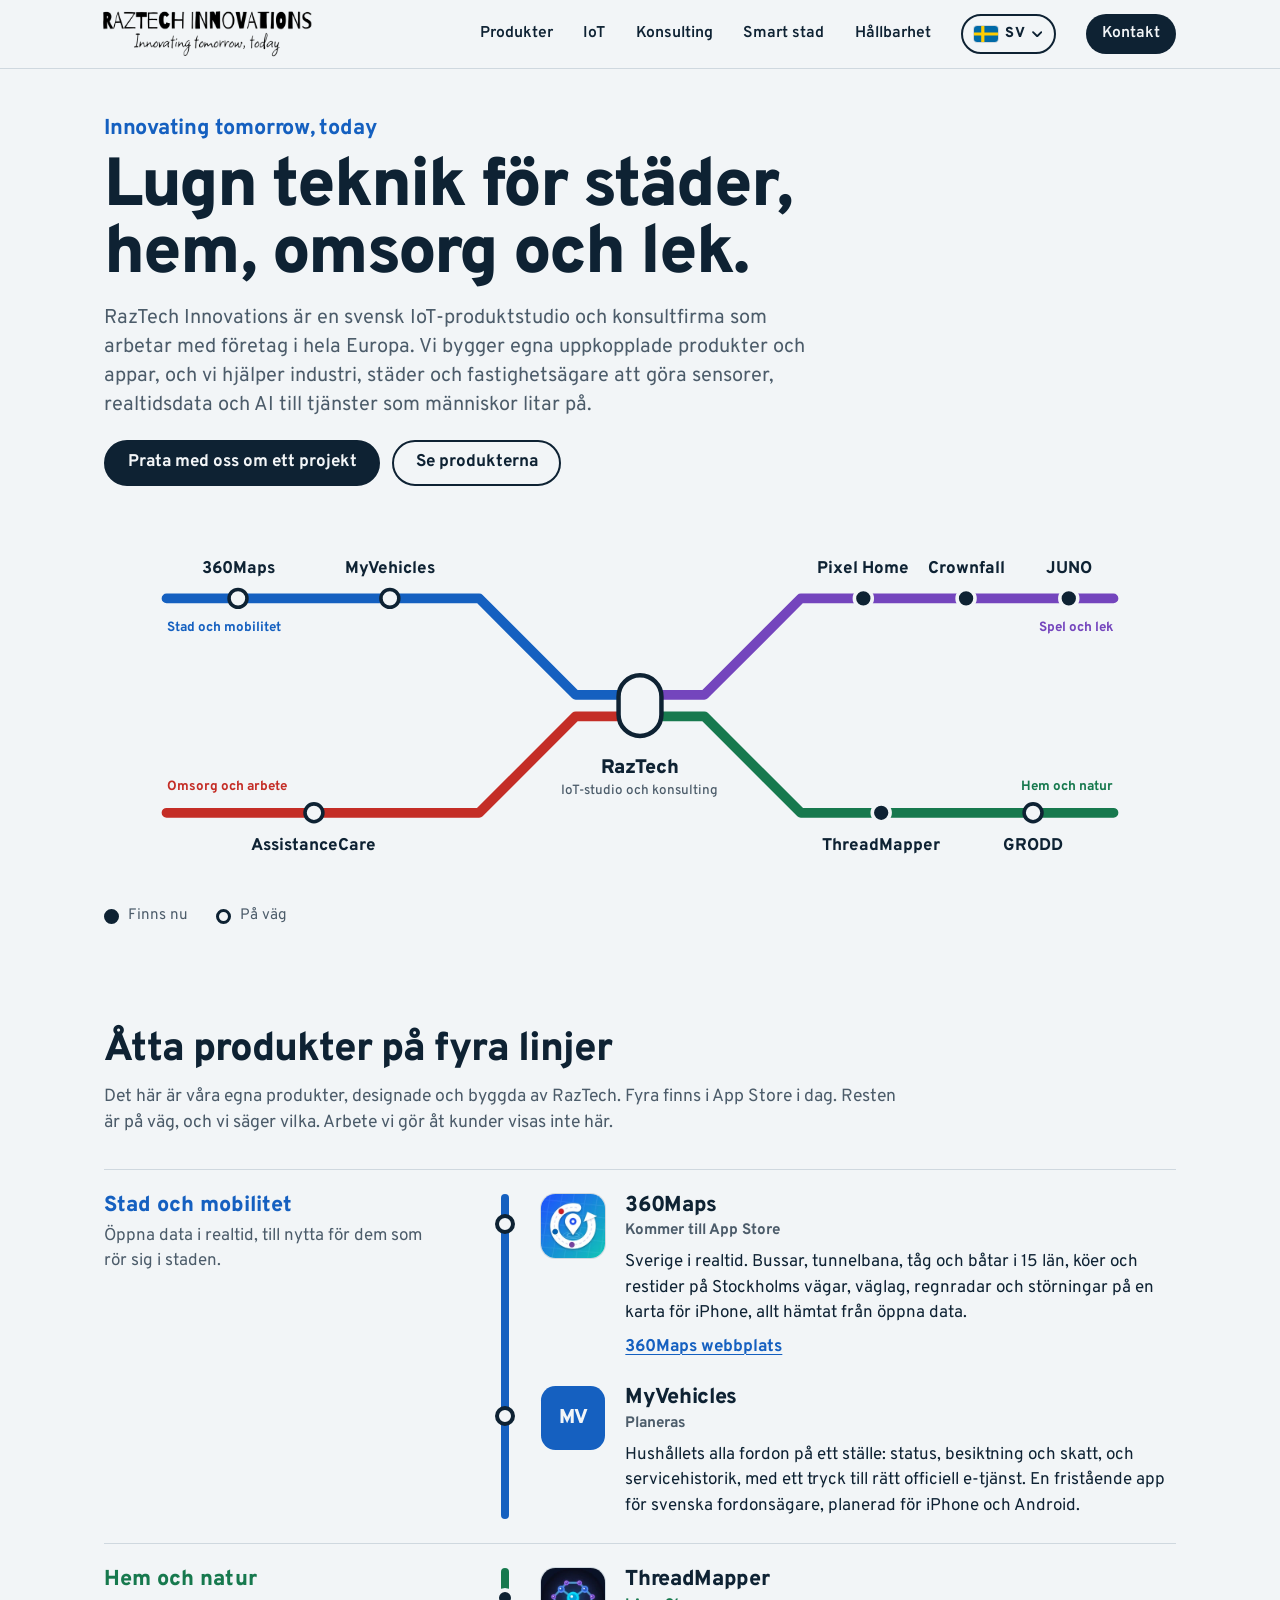
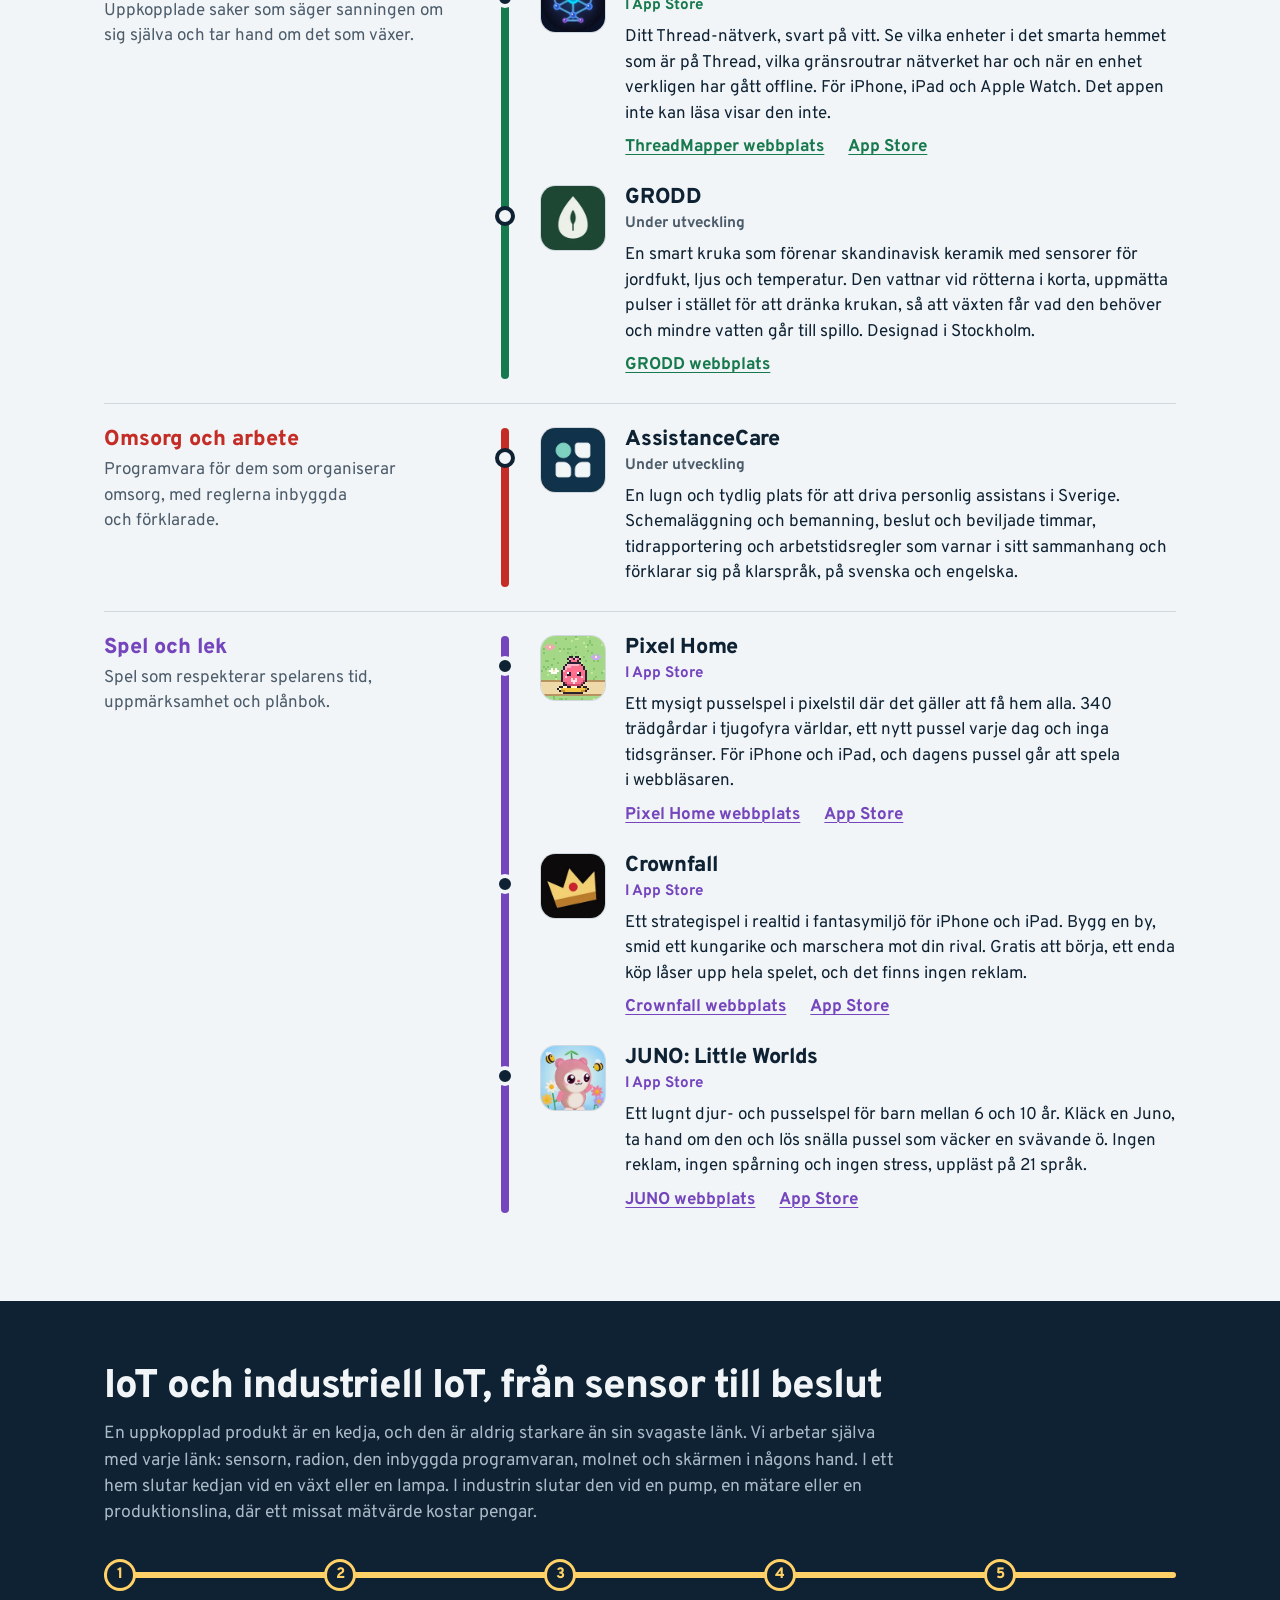
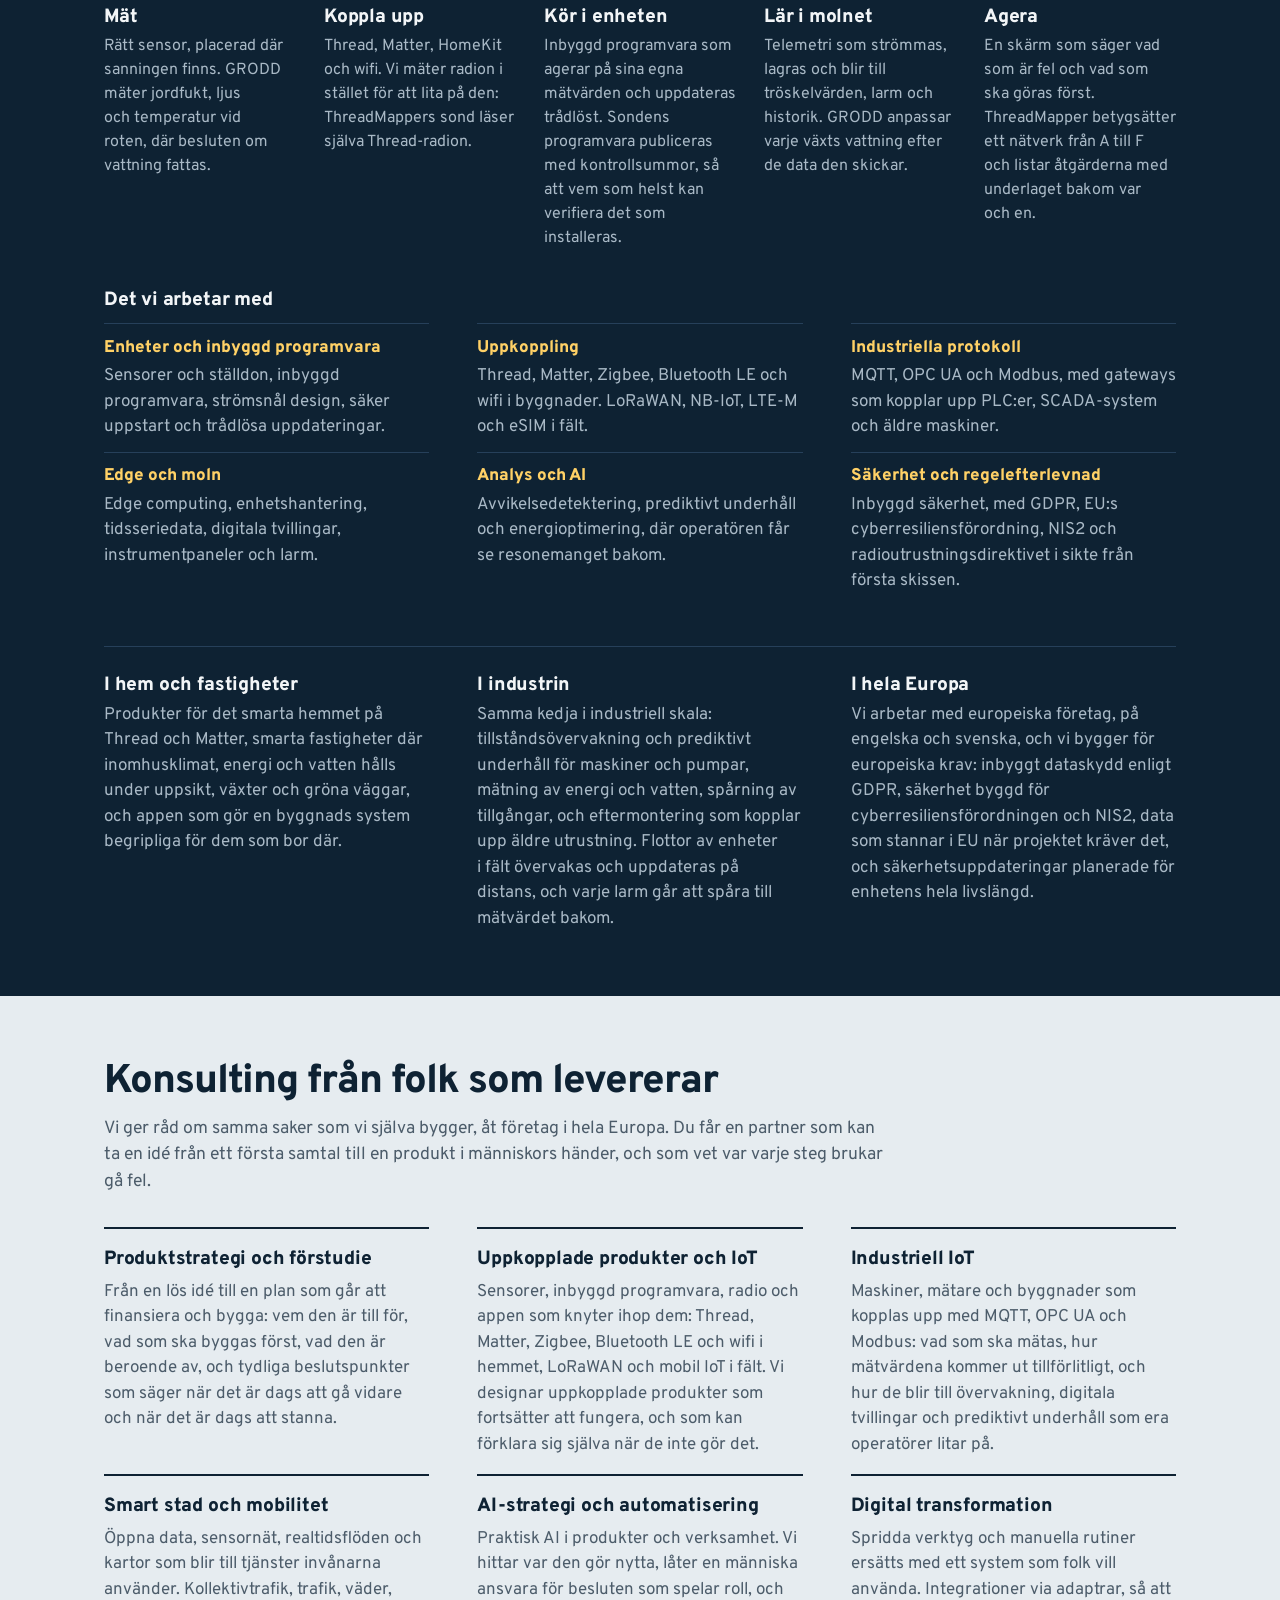
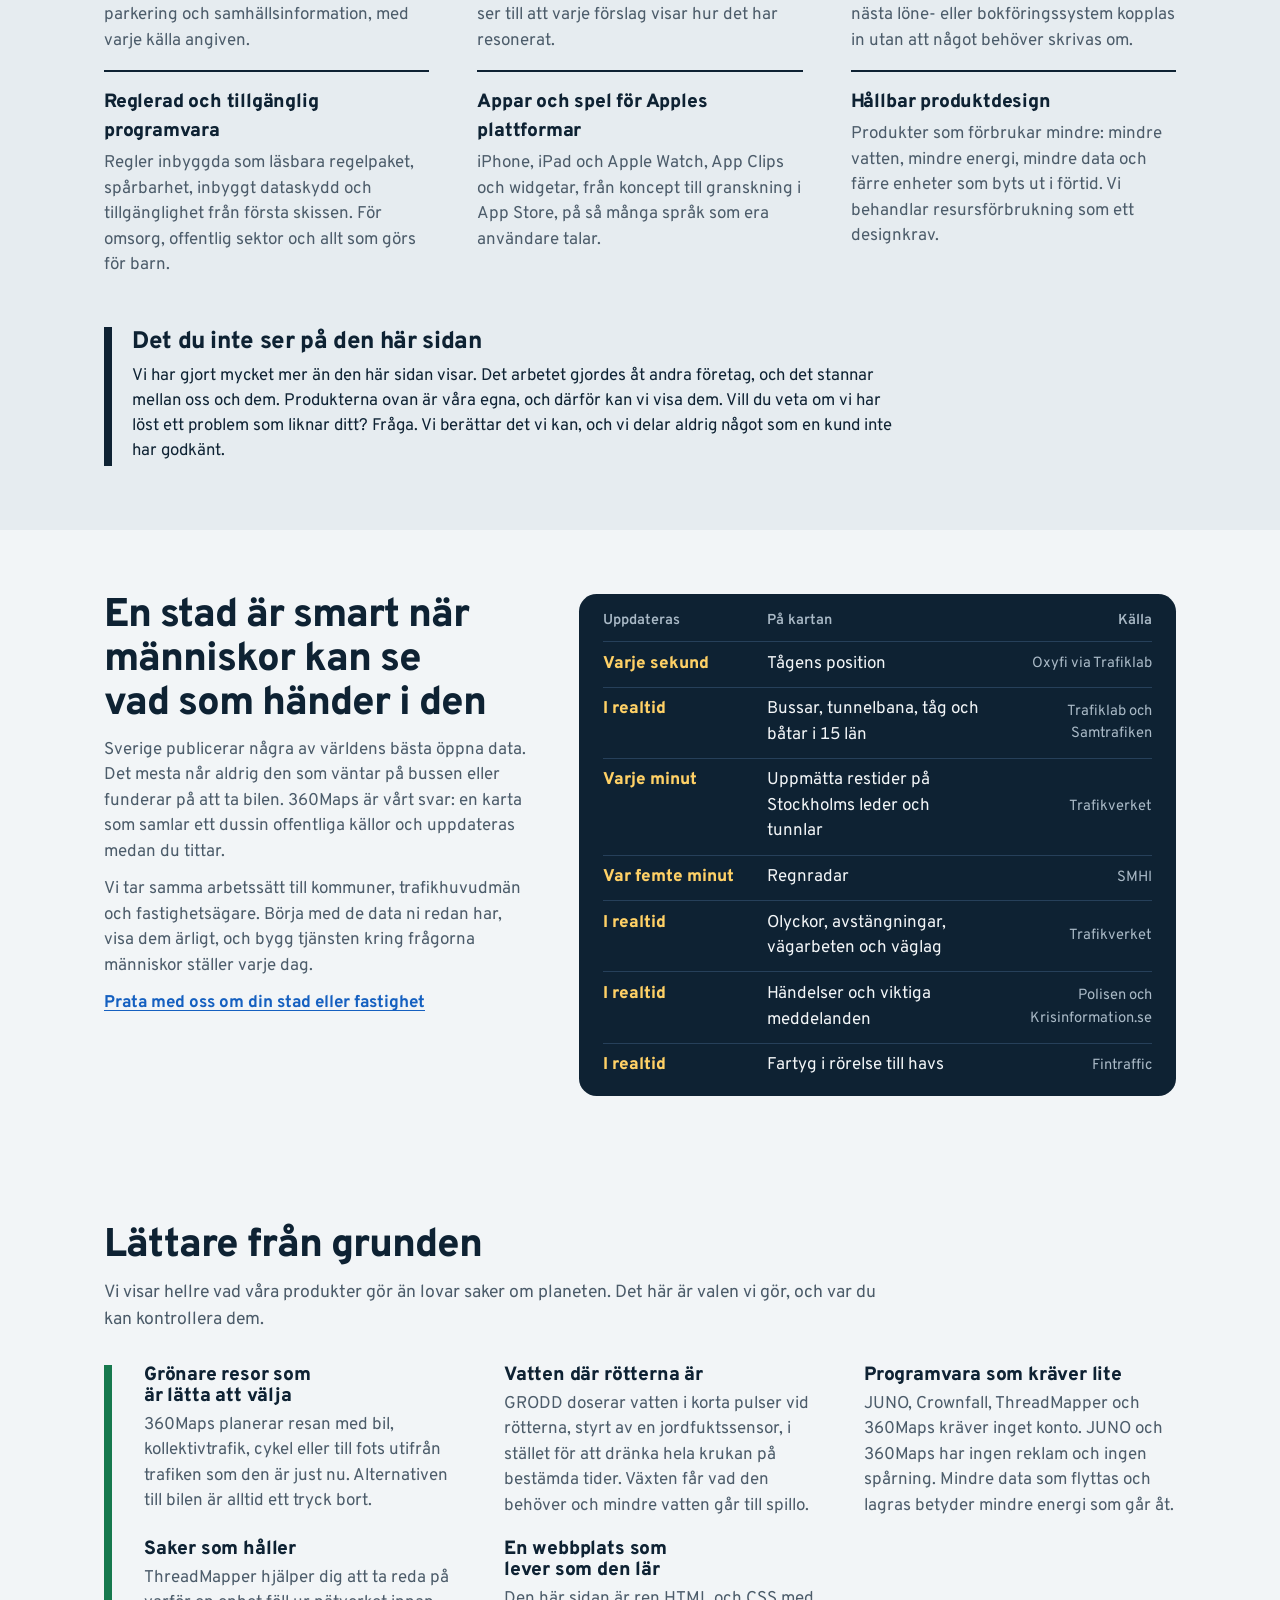
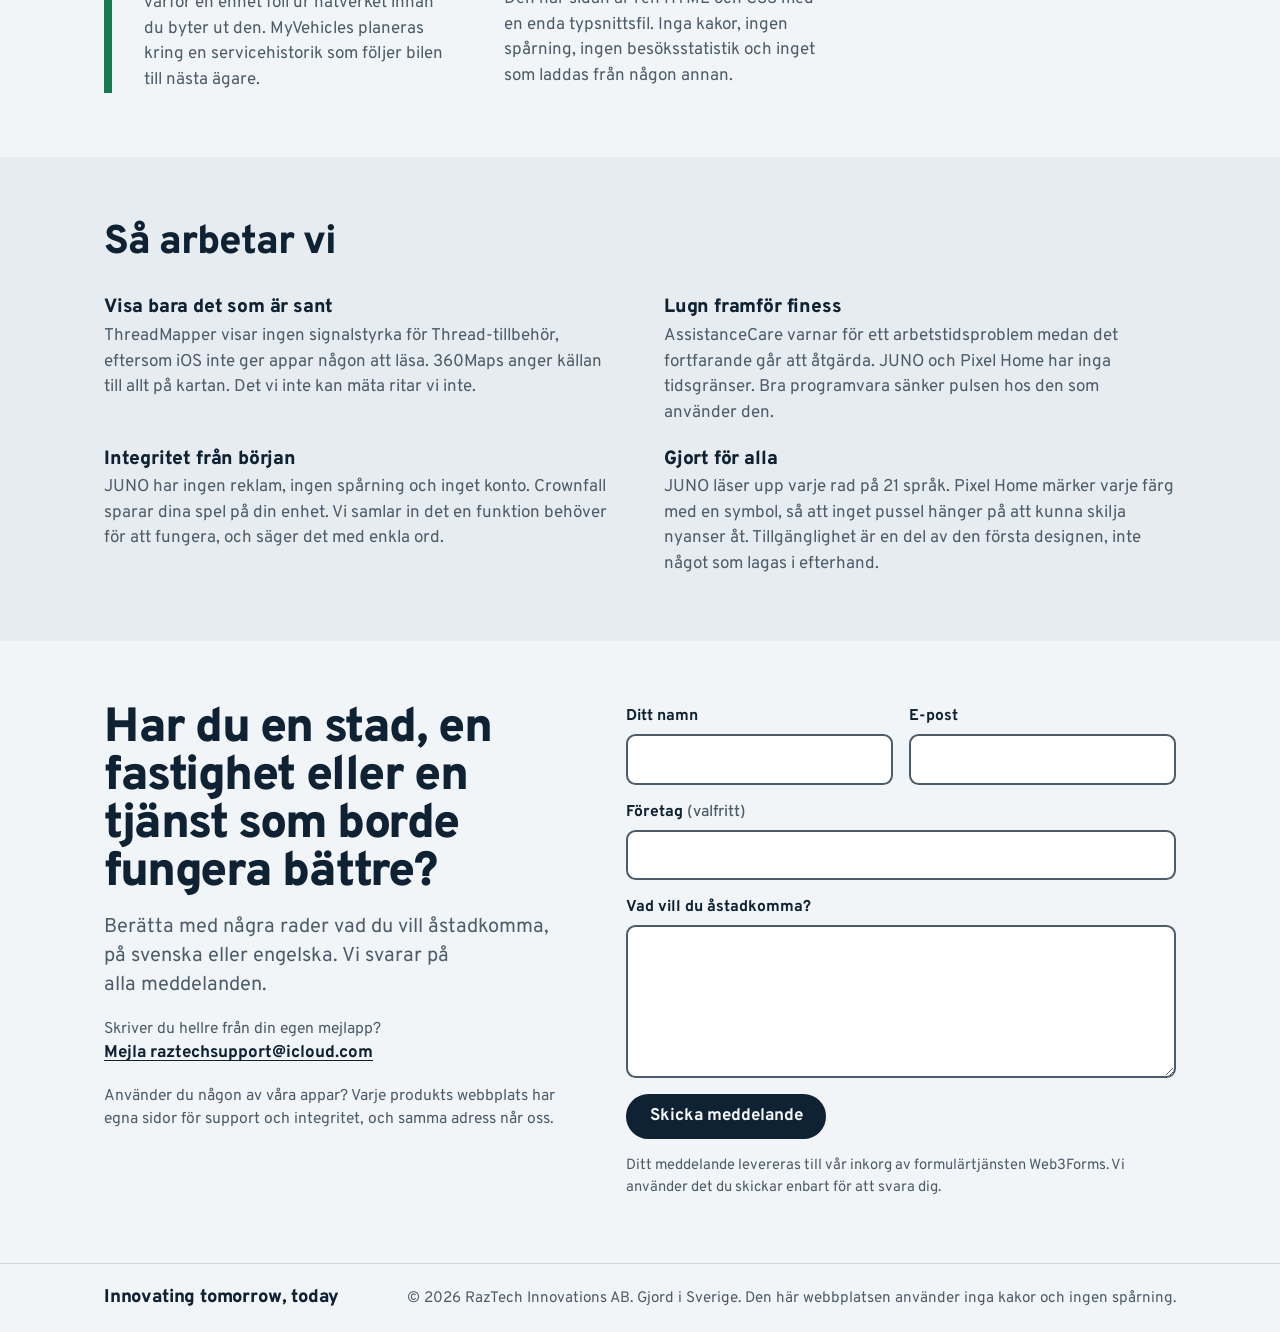
<file: sv/index.html>
<!doctype html>
<html lang="sv">
<head>
  <meta charset="utf-8">
  <meta name="viewport" content="width=device-width, initial-scale=1">
  <title>RazTech Innovations AB | Innovating tomorrow, today</title>
  <meta name="description" content="RazTech Innovations AB är en svensk IoT-produktstudio och konsultfirma som arbetar med företag i hela Europa. Vi bygger uppkopplade produkter och appar, och hjälper industri, städer och fastighetsägare att göra sensorer, realtidsdata och AI till tjänster som människor litar på.">
  <link rel="canonical" href="https://raztech.duckdns.org/sv/">
  <link rel="alternate" hreflang="en" href="https://raztech.duckdns.org/">
  <link rel="alternate" hreflang="sv" href="https://raztech.duckdns.org/sv/">
  <link rel="alternate" hreflang="x-default" href="https://raztech.duckdns.org/">
  <meta name="color-scheme" content="light dark">
  <meta name="theme-color" content="#f2f5f7" media="(prefers-color-scheme: light)">
  <meta name="theme-color" content="#0b1824" media="(prefers-color-scheme: dark)">

  <meta property="og:type" content="website">
  <meta property="og:locale" content="sv_SE">
  <meta property="og:locale:alternate" content="en_US">
  <meta property="og:site_name" content="RazTech Innovations AB">
  <meta property="og:title" content="RazTech Innovations AB | Innovating tomorrow, today">
  <meta property="og:description" content="Lugn teknik för städer, hem, omsorg och lek. En svensk IoT-produktstudio och konsultfirma som arbetar i hela Europa. Åtta produkter på fyra linjer, och konsulting inom IoT, industriell IoT, smarta städer och AI.">
  <meta property="og:url" content="https://raztech.duckdns.org/sv/">
  <meta property="og:image" content="https://raztech.duckdns.org/assets/share-sv.png">
  <meta property="og:image:width" content="1200">
  <meta property="og:image:height" content="630">
  <meta name="twitter:card" content="summary_large_image">

  <link rel="icon" href="../assets/icon-32.png" sizes="32x32" type="image/png">
  <link rel="icon" href="../assets/icon.svg" type="image/svg+xml">
  <link rel="apple-touch-icon" href="../assets/apple-touch-icon.png">
  <link rel="preload" href="../assets/fonts/overpass-latin-wght-normal.woff2" as="font" type="font/woff2" crossorigin>
  <link rel="stylesheet" href="../styles.css">

  <script type="application/ld+json">
  {
    "@context": "https://schema.org",
    "@type": "Organization",
    "name": "RazTech Innovations AB",
    "url": "https://raztech.duckdns.org/",
    "logo": "https://raztech.duckdns.org/assets/logo.png",
    "email": "raztechsupport@icloud.com",
    "address": {
      "@type": "PostalAddress",
      "addressCountry": "SE"
    },
    "slogan": "Innovating tomorrow, today",
    "areaServed": "Europe",
    "knowsAbout": [
      "Internet of Things",
      "Industrial IoT",
      "Edge computing",
      "Predictive maintenance",
      "Digital twins",
      "MQTT",
      "OPC UA",
      "LoRaWAN",
      "Smart cities",
      "Smart buildings",
      "Connected home",
      "Thread",
      "Matter"
    ],
    "description": "Svensk IoT-produktstudio och konsultfirma för industri, smarta städer, uppkopplade hem, omsorg och lek."
  }
  </script>
</head>
<body>
  <a class="skip" href="#main">Hoppa till innehållet</a>

  <!-- Flags for the language menu, drawn once and reused. -->
  <svg class="sprite" aria-hidden="true" focusable="false">
    <symbol id="flag-en" viewBox="0 0 60 30" preserveAspectRatio="xMidYMid slice">
      <clipPath id="flag-en-quarters"><path d="M30 15h30v15zv15H0zH0V0zV0h30z"/></clipPath>
      <path fill="#012169" d="M0 0h60v30H0z"/>
      <path stroke="#fff" stroke-width="6" d="m0 0 60 30m0-30L0 30"/>
      <path stroke="#c8102e" stroke-width="4" clip-path="url(#flag-en-quarters)" d="m0 0 60 30m0-30L0 30"/>
      <path stroke="#fff" stroke-width="10" d="M30 0v30M0 15h60"/>
      <path stroke="#c8102e" stroke-width="6" d="M30 0v30M0 15h60"/>
    </symbol>
    <symbol id="flag-sv" viewBox="0 0 16 10" preserveAspectRatio="xMidYMid slice">
      <path fill="#006aa7" d="M0 0h16v10H0z"/>
      <path fill="#fecc02" d="M5 0h2v10H5zM0 4h16v2H0z"/>
    </symbol>
  </svg>

  <header class="site-header">
    <div class="wrap site-header__inner">
      <a class="brand" href="#top" aria-label="RazTech Innovations AB, startsida">
        <img class="brand__logo" src="../assets/logo.png" alt="" width="1272" height="293">
      </a>
      <nav class="nav" aria-label="Avsnitt">
        <a href="#products">Produkter</a>
        <a href="#iot">IoT</a>
        <a href="#consulting">Konsulting</a>
        <a href="#smart-city">Smart stad</a>
        <a href="#sustainability">Hållbarhet</a>
        <!-- lang:start -->
        <details class="lang">
          <summary aria-label="Språk: Svenska"><svg class="flag" aria-hidden="true" focusable="false"><use href="#flag-sv"/></svg><span>SV</span><svg class="lang__caret" viewBox="0 0 10 6" aria-hidden="true" focusable="false"><path d="m1 1 4 4 4-4"/></svg></summary>
          <ul class="lang__menu">
            <li><a href="../" lang="en" hreflang="en"><svg class="flag" aria-hidden="true" focusable="false"><use href="#flag-en"/></svg>English</a></li>
            <li><a href="#top" lang="sv" hreflang="sv" aria-current="true"><svg class="flag" aria-hidden="true" focusable="false"><use href="#flag-sv"/></svg>Svenska</a></li>
          </ul>
        </details>
        <!-- lang:end -->
        <a class="nav__cta" href="#contact">Kontakt</a>
      </nav>
    </div>
  </header>

  <main id="main">
    <section class="hero" id="top">
      <div class="wrap">
        <p class="slogan">Innovating tomorrow, today</p>
        <h1>Lugn teknik för städer, hem, omsorg och lek.</h1>
        <p class="lead">RazTech Innovations är en svensk IoT-produktstudio och konsultfirma som arbetar med företag i hela Europa. Vi bygger egna uppkopplade produkter och appar, och vi hjälper industri, städer och fastighetsägare att göra sensorer, realtidsdata och AI till tjänster som människor litar på.</p>
        <p class="actions">
          <a class="button" href="#contact">Prata med oss om ett projekt</a>
          <a class="button button--quiet" href="#products">Se produkterna</a>
        </p>
      </div>

      <div class="wrap">
        <figure class="map">
          <!-- Wide map: every station is a link to its product below. -->
          <svg class="map__wide" viewBox="0 0 1200 420" role="group" aria-labelledby="map-title">
            <title id="map-title">RazTechs nät: fyra linjer med produkter som möts i en studio</title>

            <path class="line l-city" pathLength="1" d="M600 198H528L420 90H70" />
            <path class="line l-care" pathLength="1" d="M600 222H528L420 330H70" />
            <path class="line l-play" pathLength="1" d="M600 198H672L780 90H1130" />
            <path class="line l-home" pathLength="1" d="M600 222H672L780 330H1130" />

            <g class="map__names" aria-hidden="true">
              <text class="t-city" x="70" y="126">Stad och mobilitet</text>
              <text class="t-care" x="70" y="304">Omsorg och arbete</text>
              <text class="t-play" x="1130" y="126" text-anchor="end">Spel och lek</text>
              <text class="t-home" x="1130" y="304" text-anchor="end">Hem och natur</text>
            </g>

            <g class="stations">
              <a href="#maps360"><circle class="stop-dot stop-dot--soon" cx="150" cy="90" r="10" /><text x="150" y="62">360Maps</text></a>
              <a href="#myvehicles"><circle class="stop-dot stop-dot--soon" cx="320" cy="90" r="10" /><text x="320" y="62">MyVehicles</text></a>
              <a href="#assistancecare"><circle class="stop-dot stop-dot--soon" cx="235" cy="330" r="10" /><text x="235" y="372">AssistanceCare</text></a>
              <a href="#pixelhome"><circle class="stop-dot" cx="850" cy="90" r="10" /><text x="850" y="62">Pixel Home</text></a>
              <a href="#crownfall"><circle class="stop-dot" cx="965" cy="90" r="10" /><text x="965" y="62">Crownfall</text></a>
              <a href="#juno"><circle class="stop-dot" cx="1080" cy="90" r="10" /><text x="1080" y="62">JUNO</text></a>
              <a href="#threadmapper"><circle class="stop-dot" cx="870" cy="330" r="10" /><text x="870" y="372">ThreadMapper</text></a>
              <a href="#grodd"><circle class="stop-dot stop-dot--soon" cx="1040" cy="330" r="10" /><text x="1040" y="372">GRODD</text></a>
            </g>

            <a class="map__hub" href="#consulting">
              <rect class="hub" x="576" y="176" width="48" height="68" rx="24" />
              <text class="map__hub-name" x="600" y="286">RazTech</text>
              <text class="map__hub-sub" x="600" y="309">IoT-studio och konsulting</text>
            </a>
          </svg>

          <!-- Compact map for narrow screens: the same shape, no labels. -->
          <svg class="map__compact" viewBox="0 0 360 150" aria-hidden="true">
            <path class="line l-city" pathLength="1" d="M180 68H150L110 28H12" />
            <path class="line l-care" pathLength="1" d="M180 82H150L110 122H12" />
            <path class="line l-play" pathLength="1" d="M180 68H210L250 28H348" />
            <path class="line l-home" pathLength="1" d="M180 82H210L250 122H348" />
            <g class="stations">
              <circle class="stop-dot stop-dot--soon" cx="40" cy="28" r="6" />
              <circle class="stop-dot stop-dot--soon" cx="84" cy="28" r="6" />
              <circle class="stop-dot stop-dot--soon" cx="62" cy="122" r="6" />
              <circle class="stop-dot" cx="268" cy="28" r="6" />
              <circle class="stop-dot" cx="298" cy="28" r="6" />
              <circle class="stop-dot" cx="328" cy="28" r="6" />
              <circle class="stop-dot" cx="276" cy="122" r="6" />
              <circle class="stop-dot stop-dot--soon" cx="318" cy="122" r="6" />
            </g>
            <rect class="hub" x="166" y="54" width="28" height="42" rx="14" />
          </svg>

          <figcaption class="map__key">
            <span class="key"><span class="dot" aria-hidden="true"></span>Finns nu</span>
            <span class="key"><span class="dot dot--soon" aria-hidden="true"></span>På väg</span>
          </figcaption>
        </figure>
      </div>
    </section>

    <section class="section" id="products" aria-labelledby="products-title">
      <div class="wrap">
        <div class="section__head">
          <h2 id="products-title">Åtta produkter på fyra linjer</h2>
          <p>Det här är våra egna produkter, designade och byggda av RazTech. Fyra finns i App Store i dag. Resten är på väg, och vi säger vilka. Arbete vi gör åt kunder visas inte här.</p>
        </div>

        <div class="line-group line-group--city">
          <div class="line-group__head">
            <h3>Stad och mobilitet</h3>
            <p>Öppna data i realtid, till nytta för dem som rör sig i staden.</p>
          </div>
          <ul class="stops">
            <li class="stop stop--soon" id="maps360">
              <img class="stop__icon" src="../assets/icons/360maps.webp" alt="" width="64" height="64">
              <div class="stop__body">
                <h4>360Maps</h4>
                <p class="status status--soon">Kommer till App Store</p>
                <p>Sverige i realtid. Bussar, tunnelbana, tåg och båtar i 15 län, köer och restider på Stockholms vägar, väglag, regnradar och störningar på en karta för iPhone, allt hämtat från öppna data.</p>
                <p class="links"><a href="https://tintronix-lab.github.io/360Maps/">360Maps webbplats</a></p>
              </div>
            </li>
            <li class="stop stop--soon" id="myvehicles">
              <span class="stop__icon stop__icon--mono" aria-hidden="true">MV</span>
              <div class="stop__body">
                <h4>MyVehicles</h4>
                <p class="status status--soon">Planeras</p>
                <p>Hushållets alla fordon på ett ställe: status, besiktning och skatt, och servicehistorik, med ett tryck till rätt officiell e-tjänst. En fristående app för svenska fordonsägare, planerad för iPhone och Android.</p>
              </div>
            </li>
          </ul>
        </div>

        <div class="line-group line-group--home">
          <div class="line-group__head">
            <h3>Hem och natur</h3>
            <p>Uppkopplade saker som säger sanningen om sig själva och tar hand om det som växer.</p>
          </div>
          <ul class="stops">
            <li class="stop" id="threadmapper">
              <img class="stop__icon" src="../assets/icons/threadmapper.webp" alt="" width="64" height="64">
              <div class="stop__body">
                <h4>ThreadMapper</h4>
                <p class="status">I App Store</p>
                <p>Ditt Thread-nätverk, svart på vitt. Se vilka enheter i det smarta hemmet som är på Thread, vilka gränsroutrar nätverket har och när en enhet verkligen har gått offline. För iPhone, iPad och Apple Watch. Det appen inte kan läsa visar den inte.</p>
                <p class="links">
                  <a href="https://tintronix-lab.github.io/ThreadMapper/">ThreadMapper webbplats</a>
                  <a href="https://apps.apple.com/app/id6794255629">App Store</a>
                </p>
              </div>
            </li>
            <li class="stop stop--soon" id="grodd">
              <img class="stop__icon" src="../assets/icons/grodd.webp" alt="" width="64" height="64">
              <div class="stop__body">
                <h4>GRODD</h4>
                <p class="status status--soon">Under utveckling</p>
                <p>En smart kruka som förenar skandinavisk keramik med sensorer för jordfukt, ljus och temperatur. Den vattnar vid rötterna i korta, uppmätta pulser i stället för att dränka krukan, så att växten får vad den behöver och mindre vatten går till spillo. Designad i Stockholm.</p>
                <p class="links"><a href="https://tintronix-lab.github.io/GRODD-WEB/">GRODD webbplats</a></p>
              </div>
            </li>
          </ul>
        </div>

        <div class="line-group line-group--care">
          <div class="line-group__head">
            <h3>Omsorg och arbete</h3>
            <p>Programvara för dem som organiserar omsorg, med reglerna inbyggda och förklarade.</p>
          </div>
          <ul class="stops">
            <li class="stop stop--soon" id="assistancecare">
              <img class="stop__icon" src="../assets/icons/assistancecare.webp" alt="" width="64" height="64">
              <div class="stop__body">
                <h4>AssistanceCare</h4>
                <p class="status status--soon">Under utveckling</p>
                <p>En lugn och tydlig plats för att driva personlig assistans i Sverige. Schemaläggning och bemanning, beslut och beviljade timmar, tidrapportering och arbetstidsregler som varnar i sitt sammanhang och förklarar sig på klarspråk, på svenska och engelska.</p>
              </div>
            </li>
          </ul>
        </div>

        <div class="line-group line-group--play">
          <div class="line-group__head">
            <h3>Spel och lek</h3>
            <p>Spel som respekterar spelarens tid, uppmärksamhet och plånbok.</p>
          </div>
          <ul class="stops">
            <li class="stop" id="pixelhome">
              <img class="stop__icon stop__icon--pixel" src="../assets/icons/pixelhome.webp" alt="" width="64" height="64">
              <div class="stop__body">
                <h4>Pixel Home</h4>
                <p class="status">I App Store</p>
                <p>Ett mysigt pusselspel i pixelstil där det gäller att få hem alla. 340 trädgårdar i tjugofyra världar, ett nytt pussel varje dag och inga tidsgränser. För iPhone och iPad, och dagens pussel går att spela i webbläsaren.</p>
                <p class="links">
                  <a href="https://tintronix-lab.github.io/Pixelhome/">Pixel Home webbplats</a>
                  <a href="https://apps.apple.com/app/id6821402076">App Store</a>
                </p>
              </div>
            </li>
            <li class="stop" id="crownfall">
              <img class="stop__icon" src="../assets/icons/crownfall.webp" alt="" width="64" height="64">
              <div class="stop__body">
                <h4>Crownfall</h4>
                <p class="status">I App Store</p>
                <p>Ett strategispel i realtid i fantasymiljö för iPhone och iPad. Bygg en by, smid ett kungarike och marschera mot din rival. Gratis att börja, ett enda köp låser upp hela spelet, och det finns ingen reklam.</p>
                <p class="links">
                  <a href="https://tintronix-lab.github.io/Crownfall/">Crownfall webbplats</a>
                  <a href="https://apps.apple.com/app/id6828742564">App Store</a>
                </p>
              </div>
            </li>
            <li class="stop" id="juno">
              <img class="stop__icon" src="../assets/icons/juno.webp" alt="" width="64" height="64">
              <div class="stop__body">
                <h4>JUNO: Little Worlds</h4>
                <p class="status">I App Store</p>
                <p>Ett lugnt djur- och pusselspel för barn mellan 6 och 10 år. Kläck en Juno, ta hand om den och lös snälla pussel som väcker en svävande ö. Ingen reklam, ingen spårning och ingen stress, uppläst på 21 språk.</p>
                <p class="links">
                  <a href="https://tintronix-lab.github.io/Juno-LittleWorlds/">JUNO webbplats</a>
                  <a href="https://apps.apple.com/app/id6825027309">App Store</a>
                </p>
              </div>
            </li>
          </ul>
        </div>
      </div>
    </section>

    <section class="section signal" id="iot" aria-labelledby="iot-title">
      <div class="wrap">
        <div class="section__head">
          <h2 id="iot-title">IoT och industriell IoT, från sensor till beslut</h2>
          <p>En uppkopplad produkt är en kedja, och den är aldrig starkare än sin svagaste länk. Vi arbetar själva med varje länk: sensorn, radion, den inbyggda programvaran, molnet och skärmen i någons hand. I ett hem slutar kedjan vid en växt eller en lampa. I industrin slutar den vid en pump, en mätare eller en produktionslina, där ett missat mätvärde kostar pengar.</p>
        </div>

        <ol class="chain">
          <li class="chain__step">
            <h3>Mät</h3>
            <p>Rätt sensor, placerad där sanningen finns. GRODD mäter jordfukt, ljus och temperatur vid roten, där besluten om vattning fattas.</p>
          </li>
          <li class="chain__step">
            <h3>Koppla upp</h3>
            <p>Thread, Matter, HomeKit och wifi. Vi mäter radion i stället för att lita på den: ThreadMappers sond läser själva Thread-radion.</p>
          </li>
          <li class="chain__step">
            <h3>Kör i enheten</h3>
            <p>Inbyggd programvara som agerar på sina egna mätvärden och uppdateras trådlöst. Sondens programvara publiceras med kontrollsummor, så att vem som helst kan verifiera det som installeras.</p>
          </li>
          <li class="chain__step">
            <h3>Lär i molnet</h3>
            <p>Telemetri som strömmas, lagras och blir till tröskelvärden, larm och historik. GRODD anpassar varje växts vattning efter de data den skickar.</p>
          </li>
          <li class="chain__step">
            <h3>Agera</h3>
            <p>En skärm som säger vad som är fel och vad som ska göras först. ThreadMapper betygsätter ett nätverk från A till F och listar åtgärderna med underlaget bakom var och en.</p>
          </li>
        </ol>

        <div class="stack">
          <h3>Det vi arbetar med</h3>
          <dl class="stack__rows">
            <div class="stack__row">
              <dt>Enheter och inbyggd programvara</dt>
              <dd>Sensorer och ställdon, inbyggd programvara, strömsnål design, säker uppstart och trådlösa uppdateringar.</dd>
            </div>
            <div class="stack__row">
              <dt>Uppkoppling</dt>
              <dd>Thread, Matter, Zigbee, Bluetooth LE och wifi i byggnader. LoRaWAN, NB-IoT, LTE-M och eSIM i fält.</dd>
            </div>
            <div class="stack__row">
              <dt>Industriella protokoll</dt>
              <dd>MQTT, OPC UA och Modbus, med gateways som kopplar upp PLC:er, SCADA-system och äldre maskiner.</dd>
            </div>
            <div class="stack__row">
              <dt>Edge och moln</dt>
              <dd>Edge computing, enhetshantering, tidsseriedata, digitala tvillingar, instrumentpaneler och larm.</dd>
            </div>
            <div class="stack__row">
              <dt>Analys och AI</dt>
              <dd>Avvikelsedetektering, prediktivt underhåll och energioptimering, där operatören får se resonemanget bakom.</dd>
            </div>
            <div class="stack__row">
              <dt>Säkerhet och regelefterlevnad</dt>
              <dd>Inbyggd säkerhet, med GDPR, EU:s cyberresiliensförordning, NIS2 och radioutrustningsdirektivet i sikte från första skissen.</dd>
            </div>
          </dl>
        </div>

        <div class="fields">
          <article>
            <h3>I hem och fastigheter</h3>
            <p>Produkter för det smarta hemmet på Thread och Matter, smarta fastigheter där inomhusklimat, energi och vatten hålls under uppsikt, växter och gröna väggar, och appen som gör en byggnads system begripliga för dem som bor där.</p>
          </article>
          <article>
            <h3>I industrin</h3>
            <p>Samma kedja i industriell skala: tillståndsövervakning och prediktivt underhåll för maskiner och pumpar, mätning av energi och vatten, spårning av tillgångar, och eftermontering som kopplar upp äldre utrustning. Flottor av enheter i fält övervakas och uppdateras på distans, och varje larm går att spåra till mätvärdet bakom.</p>
          </article>
          <article>
            <h3>I hela Europa</h3>
            <p>Vi arbetar med europeiska företag, på engelska och svenska, och vi bygger för europeiska krav: inbyggt dataskydd enligt GDPR, säkerhet byggd för cyberresiliensförordningen och NIS2, data som stannar i EU när projektet kräver det, och säkerhetsuppdateringar planerade för enhetens hela livslängd.</p>
          </article>
        </div>
      </div>
    </section>

    <section class="section section--tint" id="consulting" aria-labelledby="consulting-title">
      <div class="wrap">
        <div class="section__head">
          <h2 id="consulting-title">Konsulting från folk som levererar</h2>
          <p>Vi ger råd om samma saker som vi själva bygger, åt företag i hela Europa. Du får en partner som kan ta en idé från ett första samtal till en produkt i människors händer, och som vet var varje steg brukar gå fel.</p>
        </div>

        <dl class="services">
          <div class="service">
            <dt>Produktstrategi och förstudie</dt>
            <dd>Från en lös idé till en plan som går att finansiera och bygga: vem den är till för, vad som ska byggas först, vad den är beroende av, och tydliga beslutspunkter som säger när det är dags att gå vidare och när det är dags att stanna.</dd>
          </div>
          <div class="service">
            <dt>Uppkopplade produkter och IoT</dt>
            <dd>Sensorer, inbyggd programvara, radio och appen som knyter ihop dem: Thread, Matter, Zigbee, Bluetooth LE och wifi i hemmet, LoRaWAN och mobil IoT i fält. Vi designar uppkopplade produkter som fortsätter att fungera, och som kan förklara sig själva när de inte gör det.</dd>
          </div>
          <div class="service">
            <dt>Industriell IoT</dt>
            <dd>Maskiner, mätare och byggnader som kopplas upp med MQTT, OPC UA och Modbus: vad som ska mätas, hur mätvärdena kommer ut tillförlitligt, och hur de blir till övervakning, digitala tvillingar och prediktivt underhåll som era operatörer litar på.</dd>
          </div>
          <div class="service">
            <dt>Smart stad och mobilitet</dt>
            <dd>Öppna data, sensornät, realtidsflöden och kartor som blir till tjänster invånarna använder. Kollektivtrafik, trafik, väder, parkering och samhällsinformation, med varje källa angiven.</dd>
          </div>
          <div class="service">
            <dt>AI-strategi och automatisering</dt>
            <dd>Praktisk AI i produkter och verksamhet. Vi hittar var den gör nytta, låter en människa ansvara för besluten som spelar roll, och ser till att varje förslag visar hur det har resonerat.</dd>
          </div>
          <div class="service">
            <dt>Digital transformation</dt>
            <dd>Spridda verktyg och manuella rutiner ersätts med ett system som folk vill använda. Integrationer via adaptrar, så att nästa löne- eller bokföringssystem kopplas in utan att något behöver skrivas om.</dd>
          </div>
          <div class="service">
            <dt>Reglerad och tillgänglig programvara</dt>
            <dd>Regler inbyggda som läsbara regelpaket, spårbarhet, inbyggt dataskydd och tillgänglighet från första skissen. För omsorg, offentlig sektor och allt som görs för barn.</dd>
          </div>
          <div class="service">
            <dt>Appar och spel för Apples plattformar</dt>
            <dd>iPhone, iPad och Apple Watch, App Clips och widgetar, från koncept till granskning i App Store, på så många språk som era användare talar.</dd>
          </div>
          <div class="service">
            <dt>Hållbar produktdesign</dt>
            <dd>Produkter som förbrukar mindre: mindre vatten, mindre energi, mindre data och färre enheter som byts ut i förtid. Vi behandlar resursförbrukning som ett designkrav.</dd>
          </div>
        </dl>

        <aside class="private" aria-labelledby="private-title">
          <h3 id="private-title">Det du inte ser på den här sidan</h3>
          <p>Vi har gjort mycket mer än den här sidan visar. Det arbetet gjordes åt andra företag, och det stannar mellan oss och dem. Produkterna ovan är våra egna, och därför kan vi visa dem. Vill du veta om vi har löst ett problem som liknar ditt? Fråga. Vi berättar det vi kan, och vi delar aldrig något som en kund inte har godkänt.</p>
        </aside>
      </div>
    </section>

    <section class="section board-section" id="smart-city" aria-labelledby="city-title">
      <div class="wrap board-layout">
        <div class="board-layout__text">
          <h2 id="city-title">En stad är smart när människor kan se vad som händer i den</h2>
          <p>Sverige publicerar några av världens bästa öppna data. Det mesta når aldrig den som väntar på bussen eller funderar på att ta bilen. 360Maps är vårt svar: en karta som samlar ett dussin offentliga källor och uppdateras medan du tittar.</p>
          <p>Vi tar samma arbetssätt till kommuner, trafikhuvudmän och fastighetsägare. Börja med de data ni redan har, visa dem ärligt, och bygg tjänsten kring frågorna människor ställer varje dag.</p>
          <p><a class="text-link" href="#contact">Prata med oss om din stad eller fastighet</a></p>
        </div>

        <div class="board" role="table" aria-label="Vad 360Maps visar och hur ofta det uppdateras">
          <div class="board__row board__row--head" role="row">
            <span role="columnheader">Uppdateras</span>
            <span role="columnheader">På kartan</span>
            <span role="columnheader">Källa</span>
          </div>
          <div class="board__row" role="row">
            <span role="cell" class="board__time">Varje sekund</span>
            <span role="cell">Tågens position</span>
            <span role="cell" class="board__src">Oxyfi via Trafiklab</span>
          </div>
          <div class="board__row" role="row">
            <span role="cell" class="board__time">I realtid</span>
            <span role="cell">Bussar, tunnelbana, tåg och båtar i 15 län</span>
            <span role="cell" class="board__src">Trafiklab och Samtrafiken</span>
          </div>
          <div class="board__row" role="row">
            <span role="cell" class="board__time">Varje minut</span>
            <span role="cell">Uppmätta restider på Stockholms leder och tunnlar</span>
            <span role="cell" class="board__src">Trafikverket</span>
          </div>
          <div class="board__row" role="row">
            <span role="cell" class="board__time">Var femte minut</span>
            <span role="cell">Regnradar</span>
            <span role="cell" class="board__src">SMHI</span>
          </div>
          <div class="board__row" role="row">
            <span role="cell" class="board__time">I realtid</span>
            <span role="cell">Olyckor, avstängningar, vägarbeten och väglag</span>
            <span role="cell" class="board__src">Trafikverket</span>
          </div>
          <div class="board__row" role="row">
            <span role="cell" class="board__time">I realtid</span>
            <span role="cell">Händelser och viktiga meddelanden</span>
            <span role="cell" class="board__src">Polisen och Krisinformation.se</span>
          </div>
          <div class="board__row" role="row">
            <span role="cell" class="board__time">I realtid</span>
            <span role="cell">Fartyg i rörelse till havs</span>
            <span role="cell" class="board__src">Fintraffic</span>
          </div>
        </div>
      </div>
    </section>

    <section class="section" id="sustainability" aria-labelledby="eco-title">
      <div class="wrap">
        <div class="section__head">
          <h2 id="eco-title">Lättare från grunden</h2>
          <p>Vi visar hellre vad våra produkter gör än lovar saker om planeten. Det här är valen vi gör, och var du kan kontrollera dem.</p>
        </div>

        <div class="eco">
          <article class="eco__item">
            <h3>Grönare resor som är lätta att välja</h3>
            <p>360Maps planerar resan med bil, kollektivtrafik, cykel eller till fots utifrån trafiken som den är just nu. Alternativen till bilen är alltid ett tryck bort.</p>
          </article>
          <article class="eco__item">
            <h3>Vatten där rötterna är</h3>
            <p>GRODD doserar vatten i korta pulser vid rötterna, styrt av en jordfuktssensor, i stället för att dränka hela krukan på bestämda tider. Växten får vad den behöver och mindre vatten går till spillo.</p>
          </article>
          <article class="eco__item">
            <h3>Programvara som kräver lite</h3>
            <p>JUNO, Crownfall, ThreadMapper och 360Maps kräver inget konto. JUNO och 360Maps har ingen reklam och ingen spårning. Mindre data som flyttas och lagras betyder mindre energi som går åt.</p>
          </article>
          <article class="eco__item">
            <h3>Saker som håller</h3>
            <p>ThreadMapper hjälper dig att ta reda på varför en enhet föll ur nätverket innan du byter ut den. MyVehicles planeras kring en servicehistorik som följer bilen till nästa ägare.</p>
          </article>
          <article class="eco__item">
            <h3>En webbplats som lever som den lär</h3>
            <p>Den här sidan är ren HTML och CSS med en enda typsnittsfil. Inga kakor, ingen spårning, ingen besöksstatistik och inget som laddas från någon annan.</p>
          </article>
        </div>
      </div>
    </section>

    <section class="section section--tint" id="approach" aria-labelledby="approach-title">
      <div class="wrap">
        <div class="section__head">
          <h2 id="approach-title">Så arbetar vi</h2>
        </div>
        <div class="principles">
          <article>
            <h3>Visa bara det som är sant</h3>
            <p>ThreadMapper visar ingen signalstyrka för Thread-tillbehör, eftersom iOS inte ger appar någon att läsa. 360Maps anger källan till allt på kartan. Det vi inte kan mäta ritar vi inte.</p>
          </article>
          <article>
            <h3>Lugn framför finess</h3>
            <p>AssistanceCare varnar för ett arbetstidsproblem medan det fortfarande går att åtgärda. JUNO och Pixel Home har inga tidsgränser. Bra programvara sänker pulsen hos den som använder den.</p>
          </article>
          <article>
            <h3>Integritet från början</h3>
            <p>JUNO har ingen reklam, ingen spårning och inget konto. Crownfall sparar dina spel på din enhet. Vi samlar in det en funktion behöver för att fungera, och säger det med enkla ord.</p>
          </article>
          <article>
            <h3>Gjort för alla</h3>
            <p>JUNO läser upp varje rad på 21 språk. Pixel Home märker varje färg med en symbol, så att inget pussel hänger på att kunna skilja nyanser åt. Tillgänglighet är en del av den första designen, inte något som lagas i efterhand.</p>
          </article>
        </div>
      </div>
    </section>

    <section class="section contact" id="contact" aria-labelledby="contact-title">
      <div class="wrap contact__layout">
        <div class="contact__intro">
          <h2 id="contact-title">Har du en stad, en fastighet eller en tjänst som borde fungera bättre?</h2>
          <p class="lead">Berätta med några rader vad du vill åstadkomma, på svenska eller engelska. Vi svarar på alla meddelanden.</p>
          <p class="contact__note">Skriver du hellre från din egen mejlapp?</p>
          <p><a class="text-link" href="mailto:raztechsupport@icloud.com?subject=Projektf%C3%B6rfr%C3%A5gan">Mejla raztechsupport@icloud.com</a></p>
          <p class="contact__note">Använder du någon av våra appar? Varje produkts webbplats har egna sidor för support och integritet, och samma adress når oss.</p>
        </div>

        <!-- The form posts to Web3Forms, which delivers the message by email and sends the visitor
             to the thank-you page. No script is involved. The access key is public by design:
             it only says which inbox receives the message. -->
        <form class="form" action="https://api.web3forms.com/submit" method="POST" aria-labelledby="contact-title">
          <input type="hidden" name="access_key" value="39ef75ea-c6a9-434e-b403-eb02f1a319f8">
          <input type="hidden" name="subject" value="New message from the RazTech website (Swedish page)">
          <input type="hidden" name="from_name" value="RazTech website">
          <input type="hidden" name="redirect" value="https://raztech.duckdns.org/sv/thanks/">
          <input class="form__trap" type="checkbox" name="botcheck" tabindex="-1" autocomplete="off" aria-hidden="true">

          <div class="form__pair">
            <div class="field">
              <label for="contact-name">Ditt namn</label>
              <input id="contact-name" name="name" type="text" autocomplete="name" required>
            </div>
            <div class="field">
              <label for="contact-email">E-post</label>
              <input id="contact-email" name="email" type="email" autocomplete="email" required>
            </div>
          </div>
          <div class="field">
            <label for="contact-company">Företag <span class="field__optional">(valfritt)</span></label>
            <input id="contact-company" name="company" type="text" autocomplete="organization">
          </div>
          <div class="field">
            <label for="contact-message">Vad vill du åstadkomma?</label>
            <textarea id="contact-message" name="message" rows="5" required></textarea>
          </div>
          <button class="button" type="submit">Skicka meddelande</button>
          <p class="form__privacy">Ditt meddelande levereras till vår inkorg av formulärtjänsten Web3Forms. Vi använder det du skickar enbart för att svara dig.</p>
        </form>
      </div>
    </section>
  </main>

  <footer class="site-footer">
    <div class="wrap site-footer__inner">
      <p class="site-footer__slogan">Innovating tomorrow, today</p>
      <p>© 2026 RazTech Innovations AB. Gjord i Sverige. Den här webbplatsen använder inga kakor och ingen spårning.</p>
    </div>
  </footer>
</body>
</html>
</file>
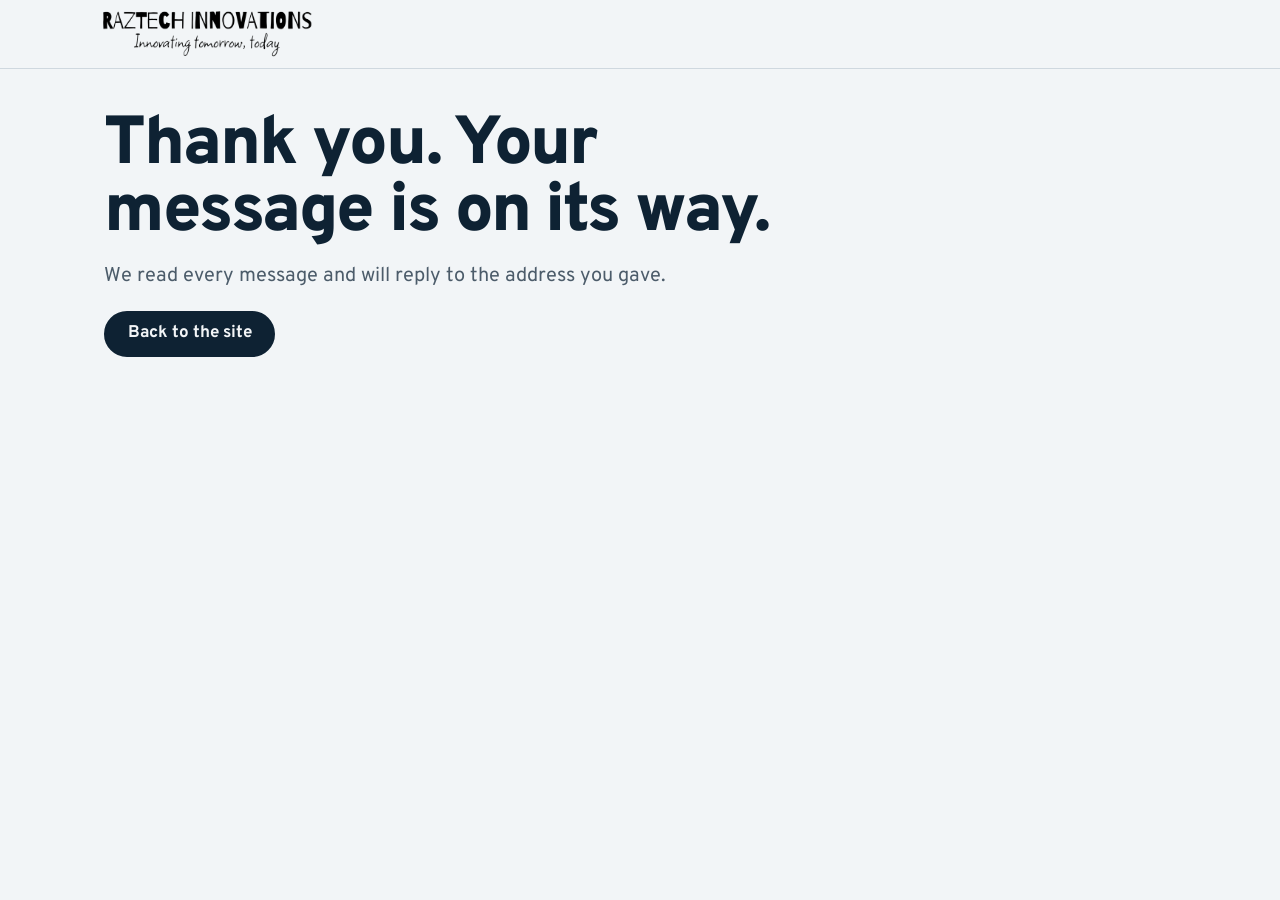
<file: thanks/index.html>
<!doctype html>
<html lang="en">
<head>
  <meta charset="utf-8">
  <meta name="viewport" content="width=device-width, initial-scale=1">
  <meta name="robots" content="noindex">
  <meta name="color-scheme" content="light dark">
  <title>Message sent | RazTech Innovations AB</title>
  <link rel="icon" href="../assets/icon-32.png" sizes="32x32" type="image/png">
  <link rel="icon" href="../assets/icon.svg" type="image/svg+xml">
  <link rel="stylesheet" href="../styles.css">
</head>
<body>
  <header class="site-header">
    <div class="wrap site-header__inner">
      <a class="brand" href="../" aria-label="RazTech Innovations AB, home">
        <img class="brand__logo" src="../assets/logo.png" alt="" width="1272" height="293">
      </a>
    </div>
  </header>
  <main class="hero">
    <div class="wrap">
      <h1>Thank you. Your message is on its way.</h1>
      <p class="lead">We read every message and will reply to the address you gave.</p>
      <p class="actions"><a class="button" href="../">Back to the site</a></p>
    </div>
  </main>
</body>
</html>
</file>
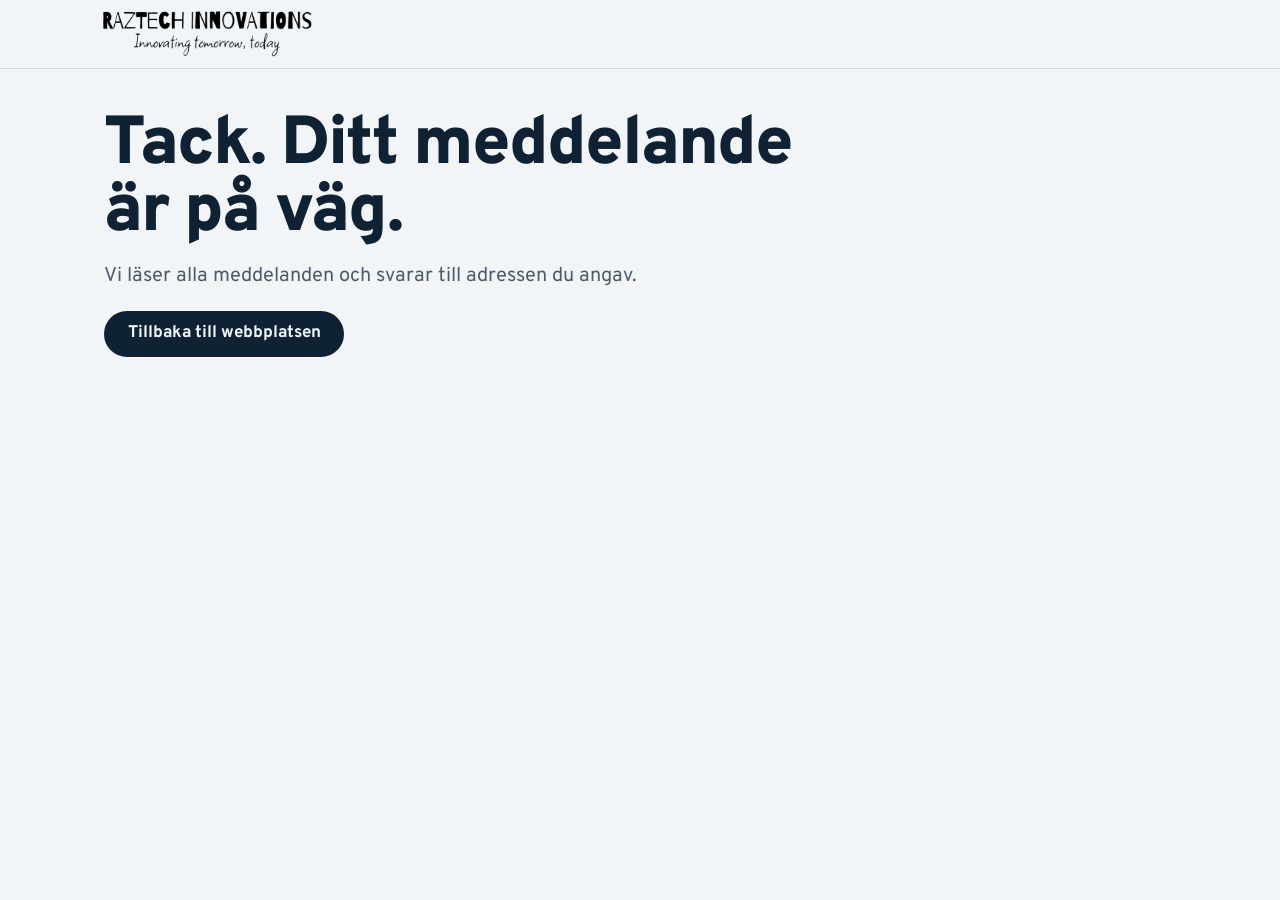
<file: sv/thanks/index.html>
<!doctype html>
<html lang="sv">
<head>
  <meta charset="utf-8">
  <meta name="viewport" content="width=device-width, initial-scale=1">
  <meta name="robots" content="noindex">
  <meta name="color-scheme" content="light dark">
  <title>Meddelandet är skickat | RazTech Innovations AB</title>
  <link rel="icon" href="../../assets/icon-32.png" sizes="32x32" type="image/png">
  <link rel="icon" href="../../assets/icon.svg" type="image/svg+xml">
  <link rel="stylesheet" href="../../styles.css">
</head>
<body>
  <header class="site-header">
    <div class="wrap site-header__inner">
      <a class="brand" href="../" aria-label="RazTech Innovations AB, startsida">
        <img class="brand__logo" src="../../assets/logo.png" alt="" width="1272" height="293">
      </a>
    </div>
  </header>
  <main class="hero">
    <div class="wrap">
      <h1>Tack. Ditt meddelande är på väg.</h1>
      <p class="lead">Vi läser alla meddelanden och svarar till adressen du angav.</p>
      <p class="actions"><a class="button" href="../">Tillbaka till webbplatsen</a></p>
    </div>
  </main>
</body>
</html>
</file>
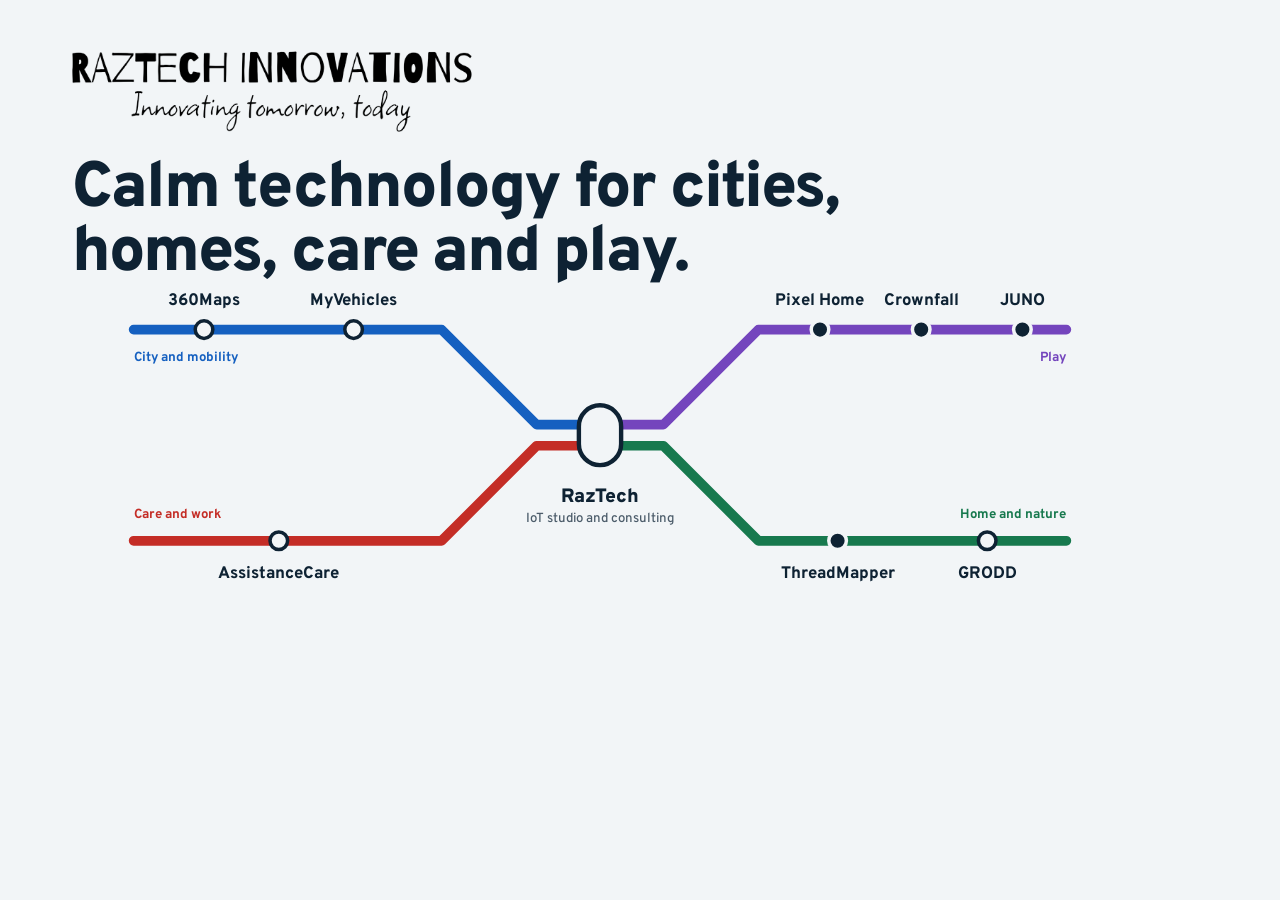
<file: tools/share.html>
<!doctype html>
<html lang="en">
<head>
  <meta charset="utf-8">
  <meta name="robots" content="noindex">
  <title>Share image template</title>
  <link rel="stylesheet" href="../styles.css">
  <style>
    /* Template for assets/share.png (1200 x 630) and assets/apple-touch-icon.png (180 x 180).
       It reuses the site's tokens and copies the map out of index.html, so the images
       can never drift from the page. Rendered by tools/share-image.mjs. */
    body { position: relative; width: 1200px; height: 630px; overflow: hidden; }
    .card-text { position: absolute; left: 72px; top: 40px; }
    .card-name { display: flex; align-items: center; gap: 14px; font-size: 30px; font-weight: 800; }
    .card-logo { display: block; width: auto; height: 104px; margin-left: -27px; mix-blend-mode: multiply; }
    .card-text h1 { max-width: 20ch; margin-top: 14px; font-size: 64px; font-weight: 850; line-height: 1; letter-spacing: -0.03em; }
    .card-map { position: absolute; left: 72px; right: 72px; bottom: 28px; }
    .card-map .map { margin: 0; }
    .card-map .line { animation: none; stroke-dashoffset: 0; }
    .card-map .stations, .card-map .map__names { opacity: 1; animation: none; }
    #icon { position: absolute; left: 1300px; top: 0; }
    #icon-small { position: absolute; left: 1300px; top: 200px; }
  </style>
</head>
<body>
  <div class="card-text">
    <div class="card-name">
      <img class="card-logo" src="../assets/logo.png" alt="">
    </div>
    <h1 id="headline"></h1>
  </div>
  <div class="card-map"><figure class="map" id="map"></figure></div>
  <img id="icon" src="../assets/icon.svg" alt="" width="180" height="180">
  <img id="icon-small" src="../assets/icon.svg" alt="" width="32" height="32">
  <script>
    (async () => {
      const language = new URLSearchParams(location.search).get("lang");
      const html = await (await fetch(language ? `../${language}/index.html` : "../index.html")).text();
      const page = new DOMParser().parseFromString(html, "text/html");
      const map = page.querySelector(".map__wide");
      map.setAttribute("viewBox", "0 20 1200 380");
      document.getElementById("map").append(document.importNode(map, true));
      document.getElementById("headline").textContent = page.querySelector("h1").textContent;
      await document.fonts.ready;
      document.body.dataset.ready = "true";
    })();
  </script>
</body>
</html>
</file>
<file: styles.css>
/* RazTech Innovations AB
   One stylesheet for every language. Tokens first, then layout top to bottom. */

@font-face {
  font-family: "Overpass";
  font-style: normal;
  font-weight: 100 900;
  font-display: swap;
  src: url("assets/fonts/overpass-latin-wght-normal.woff2") format("woff2");
}

:root {
  /* Surfaces and text: cool Nordic daylight, deep fjord ink */
  --paper: #f2f5f7;
  --surface: #ffffff;
  --tint: #e6ecf0;
  --ink: #0e2233;
  --muted: #4c5c6a;
  --rule: #cfd8df;

  /* The four lines. Each color means one product area, everywhere on the page. */
  --city: #1560c0;
  --care: #c42d26;
  --play: #7445bd;
  --home: #17794e;

  /* The departure board keeps its dark face in both themes */
  --board: #0e2233;
  --board-ink: #f2f5f7;
  --board-muted: #a9b9c6;
  --board-rule: #26405a;
  --board-time: #ffd166;

  --font: "Overpass", "Avenir Next", "Segoe UI", system-ui, sans-serif;
  --wrap: 72rem;
  --gutter: clamp(1.25rem, 4vw, 2.5rem);
  --section: clamp(2.5rem, 5vw, 4rem);
}

@media (prefers-color-scheme: dark) {
  :root {
    --paper: #0b1824;
    --surface: #12232f;
    --tint: #102030;
    --ink: #eaf1f6;
    --muted: #a3b3c0;
    --rule: #25394b;

    --city: #62a8ff;
    --care: #ff7a70;
    --play: #b594ff;
    --home: #4fce93;

    --board: #060f18;
    --board-rule: #1c3044;
  }
}

*,
*::before,
*::after {
  box-sizing: border-box;
}

html {
  scroll-behavior: smooth;
  scroll-padding-top: 5.5rem;
  -webkit-text-size-adjust: 100%;
  text-size-adjust: 100%;
}

body {
  margin: 0;
  background: var(--paper);
  color: var(--ink);
  font-family: var(--font);
  font-size: 1.0625rem;
  line-height: 1.5;
  -webkit-font-smoothing: antialiased;
}

h1,
h2,
h3,
h4,
p,
ul,
dl,
dd,
figure {
  margin: 0;
}

ul {
  padding: 0;
  list-style: none;
}

h1,
h2,
h3,
h4 {
  line-height: 1.1;
  text-wrap: balance;
}

p {
  text-wrap: pretty;
}

a {
  color: inherit;
  text-decoration-thickness: 0.08em;
  text-underline-offset: 0.2em;
}

:focus-visible {
  outline: 3px solid var(--city);
  outline-offset: 3px;
  border-radius: 4px;
}

img {
  display: block;
  max-width: 100%;
}

.wrap {
  width: 100%;
  max-width: var(--wrap);
  margin-inline: auto;
  padding-inline: var(--gutter);
}

.skip {
  position: absolute;
  left: var(--gutter);
  top: -4rem;
  z-index: 20;
  padding: 0.6rem 1rem;
  background: var(--ink);
  color: var(--paper);
  border-radius: 0.5rem;
  font-weight: 700;
  text-decoration: none;
}

.skip:focus {
  top: 0.75rem;
}

/* ---------- Header ---------- */

.site-header {
  position: sticky;
  top: 0;
  z-index: 10;
  background: var(--paper);
  border-bottom: 1px solid var(--rule);
}

.site-header__inner {
  display: flex;
  align-items: center;
  justify-content: space-between;
  gap: 1rem;
  min-height: 4.25rem;
}

.brand {
  display: inline-flex;
  flex: none;
  text-decoration: none;
}

/* The wordmark, assets/logo.png: black lettering with the slogan, on a white ground with a
   margin of its own. Multiply drops the white on the light theme; invert plus screen does
   the same on the dark theme, so one file serves both. The negative margin pulls the
   lettering, not the file's own margin, onto the page's left edge. */
.brand__logo {
  --logo-height: 3rem;
  width: auto;
  height: var(--logo-height);
  margin-left: calc(var(--logo-height) * -0.26);
  mix-blend-mode: multiply;
}

@media (min-width: 48rem) {
  .brand__logo {
    --logo-height: 3.6rem;
  }
}

@media (prefers-color-scheme: dark) {
  .brand__logo {
    filter: invert(1);
    mix-blend-mode: screen;
  }
}

.nav {
  display: flex;
  align-items: center;
  gap: clamp(0.9rem, 2.4vw, 1.9rem);
  font-size: 0.98rem;
  font-weight: 600;
}

.nav a {
  padding-block: 0.5rem;
  text-decoration: none;
}

.nav a:hover {
  text-decoration: underline;
}

.nav .nav__cta {
  padding: 0.5rem 1rem;
  border-radius: 999px;
  background: var(--ink);
  color: var(--paper);
}

/* Language menu: a flag and a code that open a short list. A <details>, so it needs no script. */
.sprite {
  position: absolute;
  width: 0;
  height: 0;
}

.flag {
  flex: none;
  width: 1.5rem;
  height: 1rem;
  border-radius: 0.2rem;
  box-shadow: 0 0 0 1px var(--rule);
}

.lang {
  position: relative;
  flex: none;
}

.lang summary {
  display: inline-flex;
  align-items: center;
  gap: 0.45rem;
  min-height: 2.5rem;
  padding: 0.3rem 0.7rem;
  border: 2px solid var(--ink);
  border-radius: 999px;
  font-size: 0.9rem;
  font-weight: 800;
  letter-spacing: 0.02em;
  list-style: none;
  cursor: pointer;
  user-select: none;
}

.lang summary::-webkit-details-marker {
  display: none;
}

.lang__caret {
  width: 0.65rem;
  height: 0.4rem;
  fill: none;
  stroke: currentColor;
  stroke-width: 1.8;
  stroke-linecap: round;
  stroke-linejoin: round;
}

.lang[open] .lang__caret {
  transform: rotate(180deg);
}

.lang__menu {
  position: absolute;
  top: calc(100% + 0.4rem);
  right: 0;
  z-index: 20;
  min-width: 11rem;
  padding: 0.35rem;
  border: 1px solid var(--rule);
  border-radius: 0.9rem;
  background: var(--surface);
  box-shadow: 0 0.6rem 1.5rem rgb(14 34 51 / 0.16);
}

.nav .lang__menu a {
  display: flex;
  align-items: center;
  gap: 0.65rem;
  padding: 0.55rem 0.7rem;
  border-radius: 0.6rem;
  font-weight: 600;
  text-decoration: none;
}

.nav .lang__menu a:hover,
.nav .lang__menu a[aria-current="true"] {
  background: color-mix(in srgb, var(--ink) 9%, transparent);
  text-decoration: none;
}

.nav .lang__menu a[aria-current="true"] {
  font-weight: 800;
}

/* Below desktop width the header keeps the language switch and the contact button;
   the sections are a scroll away. On phones the contact button gives way too: the
   same call to action is the first thing in the page. */
@media (max-width: 63.99rem) {
  .nav > a:not(.nav__cta) {
    display: none;
  }
}

@media (max-width: 29.99rem) {
  .nav .nav__cta {
    display: none;
  }
}

@media (max-width: 22.49rem) {
  .brand__logo {
    --logo-height: 2.5rem;
  }
}

/* Line colors, shared by the logo, the map and the product list */

.l-city {
  stroke: var(--city);
}

.l-care {
  stroke: var(--care);
}

.l-play {
  stroke: var(--play);
}

.l-home {
  stroke: var(--home);
}

.hub {
  fill: var(--paper);
  stroke: var(--ink);
  stroke-width: 3;
}

/* ---------- Hero ---------- */

.hero {
  padding-top: clamp(1.75rem, 3.5vw, 2.75rem);
  padding-bottom: clamp(1.5rem, 3vw, 2.25rem);
}

.slogan {
  margin-bottom: 0.6rem;
  font-size: clamp(1.1rem, 1.8vw, 1.35rem);
  font-weight: 750;
  letter-spacing: -0.01em;
  color: var(--city);
}

.hero h1 {
  max-width: 20ch;
  font-size: clamp(2.4rem, 5.6vw, 4.25rem);
  font-weight: 850;
  line-height: 0.98;
  letter-spacing: -0.03em;
}

.lead {
  max-width: 44rem;
  margin-top: 1rem;
  font-size: clamp(1.1rem, 1.6vw, 1.25rem);
  line-height: 1.45;
  color: var(--muted);
}

.actions {
  display: flex;
  flex-wrap: wrap;
  gap: 0.75rem;
  margin-top: 1.25rem;
}

.button {
  display: inline-flex;
  align-items: center;
  min-height: 2.75rem;
  padding: 0.5rem 1.35rem;
  border: 2px solid var(--ink);
  border-radius: 999px;
  background: var(--ink);
  color: var(--paper);
  font-weight: 700;
  text-decoration: none;
  overflow-wrap: anywhere;
}

.button:hover {
  background: transparent;
  color: var(--ink);
}

.button--quiet {
  background: transparent;
  color: var(--ink);
}

.button--quiet:hover {
  background: var(--ink);
  color: var(--paper);
}

/* ---------- The network map ---------- */

.map {
  margin-top: clamp(1.25rem, 3vw, 2rem);
}

.map svg {
  display: block;
  width: 100%;
  height: auto;
  overflow: visible;
}

.map .map__compact {
  display: none;
}

.map .line {
  fill: none;
  stroke-width: 11;
  stroke-linecap: round;
  stroke-linejoin: round;
}

.map__compact .line {
  stroke-width: 7;
}

.map .hub {
  stroke-width: 5;
}

.map__compact .hub {
  stroke-width: 4;
}

.stop-dot {
  fill: var(--ink);
  stroke: var(--paper);
  stroke-width: 4;
}

.stop-dot--soon {
  fill: var(--paper);
  stroke: var(--ink);
}

.map__compact .stop-dot {
  stroke-width: 2.5;
}

.map text {
  fill: var(--ink);
  font-family: var(--font);
}

.stations text {
  font-size: 19px;
  font-weight: 750;
  text-anchor: middle;
}

.stations a,
.map__hub {
  text-decoration: none;
}

.stations a:hover text,
.map__hub:hover .map__hub-name {
  text-decoration: underline;
}

.map__names text {
  font-size: 15px;
  font-weight: 700;
}

.map__names .t-city {
  fill: var(--city);
}

.map__names .t-care {
  fill: var(--care);
}

.map__names .t-play {
  fill: var(--play);
}

.map__names .t-home {
  fill: var(--home);
}

.map__hub-name {
  font-size: 22px;
  font-weight: 850;
  text-anchor: middle;
}

.map__hub-sub {
  font-size: 15px;
  font-weight: 500;
  text-anchor: middle;
  fill: var(--muted) !important;
}

.map__key {
  display: flex;
  flex-wrap: wrap;
  gap: 0.5rem 1.75rem;
  margin-top: 0.75rem;
  font-size: 0.95rem;
  color: var(--muted);
}

.key {
  display: inline-flex;
  align-items: center;
  gap: 0.55rem;
}

.dot {
  width: 0.95rem;
  height: 0.95rem;
  border: 3px solid var(--ink);
  border-radius: 50%;
  background: var(--ink);
}

.dot--soon {
  background: transparent;
}

@media (max-width: 47.99rem) {
  .map .map__wide {
    display: none;
  }

  .map .map__compact {
    display: block;
  }
}

/* One orchestrated moment: the lines run out from the hub, then the stations arrive. */

@media (prefers-reduced-motion: no-preference) {
  .map .line {
    stroke-dasharray: 1;
    stroke-dashoffset: 1;
    animation: run-line 1.3s cubic-bezier(0.6, 0, 0.2, 1) 0.15s forwards;
  }

  .map .stations,
  .map__names {
    opacity: 0;
    animation: arrive 0.5s ease-out 1.2s forwards;
  }
}

@keyframes run-line {
  to {
    stroke-dashoffset: 0;
  }
}

@keyframes arrive {
  to {
    opacity: 1;
  }
}

/* ---------- Sections ---------- */

.section {
  padding-block: var(--section);
}

.section--tint {
  background: var(--tint);
}

.section__head {
  max-width: 50rem;
  margin-bottom: clamp(1.25rem, 2.5vw, 2rem);
}

.section h2 {
  font-size: clamp(1.7rem, 3.2vw, 2.5rem);
  font-weight: 800;
  letter-spacing: -0.025em;
}

.section__head p {
  margin-top: 0.75rem;
  font-size: 1.1rem;
  color: var(--muted);
}

/* ---------- Products: each area is a line, each product a station on it ---------- */

.line-group {
  display: grid;
  gap: 1rem 3rem;
  padding-block: 1.5rem;
  border-top: 1px solid var(--rule);
}

.line-group--city {
  --line: var(--city);
}

.line-group--home {
  --line: var(--home);
}

.line-group--care {
  --line: var(--care);
}

.line-group--play {
  --line: var(--play);
}

.line-group__head h3 {
  font-size: 1.35rem;
  font-weight: 800;
  color: var(--line);
}

.line-group__head p {
  max-width: 26rem;
  margin-top: 0.4rem;
  color: var(--muted);
}

.stops {
  position: relative;
  display: grid;
  gap: 1.6rem;
  padding-left: 3rem;
}

.stops::before {
  content: "";
  position: absolute;
  left: 0.5rem;
  top: 0;
  bottom: 0;
  width: 0.5rem;
  border-radius: 999px;
  background: var(--line);
}

.stop {
  position: relative;
  display: grid;
  grid-template-columns: 4rem minmax(0, 1fr);
  gap: 1.25rem;
  align-items: start;
  scroll-margin-top: 6rem;
}

.stop::before {
  content: "";
  position: absolute;
  left: -2.875rem;
  top: 1.25rem;
  width: 1.25rem;
  height: 1.25rem;
  border: 0.25rem solid var(--paper);
  border-radius: 50%;
  background: var(--ink);
}

.stop--soon::before {
  border-color: var(--ink);
  background: var(--paper);
}

.stop__icon {
  width: 4rem;
  height: 4rem;
  border-radius: 0.9rem;
  box-shadow: 0 0 0 1px var(--rule);
}

.stop__icon--pixel {
  image-rendering: pixelated;
}

.stop__icon--mono {
  display: grid;
  place-items: center;
  background: var(--line);
  color: var(--paper);
  font-size: 1.25rem;
  font-weight: 850;
  letter-spacing: -0.02em;
  box-shadow: none;
}

.stop__body h4 {
  font-size: 1.35rem;
  font-weight: 800;
  letter-spacing: -0.015em;
}

.status {
  margin-top: 0.2rem;
  font-size: 0.95rem;
  font-weight: 700;
  color: var(--line);
}

.status--soon {
  color: var(--muted);
}

.stop__body > p:not(.status):not(.links) {
  max-width: 42rem;
  margin-top: 0.45rem;
}

.links {
  display: flex;
  flex-wrap: wrap;
  gap: 0.4rem 1.5rem;
  margin-top: 0.5rem;
  font-weight: 700;
}

.links a {
  color: var(--line);
}

.stop:target .stop__body h4 {
  text-decoration: underline;
  text-decoration-color: var(--line);
  text-decoration-thickness: 0.18em;
  text-underline-offset: 0.25em;
}

/* Narrow screens: icon beside the name, description across the full width */
@media (max-width: 39.99rem) {
  .stops {
    padding-left: 2.25rem;
  }

  .stops::before {
    left: 0.25rem;
  }

  .stop {
    grid-template-columns: 3.25rem minmax(0, 1fr);
    gap: 0 0.9rem;
  }

  .stop::before {
    left: -2.375rem;
    top: 1rem;
  }

  .stop__body {
    display: contents;
  }

  .stop__icon {
    grid-row: 1 / span 2;
    width: 3.25rem;
    height: 3.25rem;
    border-radius: 0.75rem;
  }

  .stop__body h4 {
    grid-column: 2;
    align-self: end;
  }

  .stop__body .status {
    grid-column: 2;
    align-self: start;
  }

  .stop__body > p:not(.status) {
    grid-column: 1 / -1;
  }
}

@media (min-width: 56rem) {
  .line-group {
    grid-template-columns: minmax(0, 4fr) minmax(0, 8fr);
  }

  .line-group__head {
    position: sticky;
    top: 5.5rem;
    align-self: start;
  }
}

/* ---------- IoT: one signal line, five links in order ---------- */

.signal {
  background: var(--board);
  color: var(--board-ink);
}

.signal .section__head p,
.signal .chain__step p,
.signal .fields p {
  color: var(--board-muted);
}

.chain {
  position: relative;
  display: grid;
  gap: 1.4rem;
  margin: 0;
  padding: 0 0 0 3.25rem;
  list-style: none;
  counter-reset: link;
}

/* The line the signal travels along */
.chain::before {
  content: "";
  position: absolute;
  left: 0.8rem;
  top: 0.5rem;
  bottom: 0.5rem;
  width: 0.4rem;
  border-radius: 999px;
  background: var(--board-time);
}

.chain__step {
  position: relative;
  counter-increment: link;
}

.chain__step::before {
  content: counter(link);
  position: absolute;
  left: -3.25rem;
  top: -0.2rem;
  display: grid;
  place-items: center;
  width: 2rem;
  height: 2rem;
  border: 0.2rem solid var(--board-time);
  border-radius: 50%;
  background: var(--board);
  color: var(--board-time);
  font-size: 0.95rem;
  font-weight: 800;
  line-height: 1;
}

.chain__step h3,
.fields h3 {
  font-size: 1.2rem;
  font-weight: 800;
  letter-spacing: -0.01em;
}

.chain__step p,
.fields p {
  max-width: 34rem;
  margin-top: 0.4rem;
}

/* The technologies behind the five links, grouped by layer */
.stack {
  margin-top: clamp(1.75rem, 3.5vw, 2.5rem);
}

.stack h3 {
  font-size: 1.2rem;
  font-weight: 800;
  letter-spacing: -0.01em;
}

.stack__rows {
  display: grid;
  gap: 0 3rem;
  margin-top: 0.75rem;
}

.stack__row {
  padding-block: 0.7rem;
  border-top: 1px solid var(--board-rule);
}

.stack__row dt {
  font-weight: 800;
  color: var(--board-time);
}

.stack__row dd {
  max-width: 34rem;
  margin-top: 0.2rem;
  color: var(--board-muted);
}

@media (min-width: 48rem) {
  .stack__rows {
    grid-template-columns: repeat(2, minmax(0, 1fr));
  }
}

@media (min-width: 68rem) {
  .stack__rows {
    grid-template-columns: repeat(3, minmax(0, 1fr));
  }
}

.fields {
  display: grid;
  gap: 1.4rem 3rem;
  margin-top: clamp(1.75rem, 3.5vw, 2.5rem);
  padding-top: clamp(1.25rem, 2.5vw, 1.75rem);
  border-top: 1px solid var(--board-rule);
}

@media (min-width: 48rem) {
  .fields {
    grid-template-columns: repeat(3, minmax(0, 1fr));
  }
}

/* Wide screens: the line runs left to right */
@media (min-width: 64rem) {
  .chain {
    grid-template-columns: repeat(5, minmax(0, 1fr));
    gap: 1.75rem;
    padding: 3rem 0 0;
  }

  .chain::before {
    left: 0;
    right: 0;
    top: 0.8rem;
    bottom: auto;
    width: auto;
    height: 0.4rem;
  }

  .chain__step::before {
    left: 0;
    top: -3rem;
  }

  .chain__step p {
    font-size: 1rem;
  }
}

/* ---------- Consulting ---------- */

.services {
  display: grid;
  gap: 0 3rem;
}

.service {
  padding-block: 1rem;
  border-top: 2px solid var(--ink);
}

.service dt {
  font-size: 1.2rem;
  font-weight: 800;
  letter-spacing: -0.01em;
}

.service dd {
  max-width: 34rem;
  margin-top: 0.35rem;
  color: var(--muted);
}

@media (min-width: 48rem) {
  .services {
    grid-template-columns: repeat(2, minmax(0, 1fr));
  }
}

@media (min-width: 68rem) {
  .services {
    grid-template-columns: repeat(3, minmax(0, 1fr));
  }
}

/* Client work is confidential: said once, plainly, where a buyer looks for references */
.private {
  max-width: 50rem;
  margin-top: clamp(1.25rem, 2.5vw, 2rem);
  padding: 0.15rem 0 0.15rem 1.25rem;
  border-left: 0.5rem solid var(--ink);
}

.private h3 {
  font-size: clamp(1.25rem, 2vw, 1.5rem);
  font-weight: 800;
  letter-spacing: -0.015em;
}

.private p {
  margin-top: 0.45rem;
  font-size: 1.05rem;
}

/* ---------- Smart city: a departure board of real feeds ---------- */

.board-layout {
  display: grid;
  gap: 1.75rem;
  align-items: start;
}

.board-layout__text p {
  max-width: 34rem;
  margin-top: 0.75rem;
  color: var(--muted);
}

.board-layout__text h2 {
  max-width: 16ch;
}

.text-link {
  font-weight: 700;
  color: var(--city);
}

.board {
  padding: 0.4rem clamp(1rem, 2.5vw, 1.5rem) 0.5rem;
  border-radius: 1.1rem;
  background: var(--board);
  color: var(--board-ink);
  font-variant-numeric: tabular-nums;
}

.board__row {
  display: grid;
  grid-template-columns: 8.5rem minmax(0, 1fr);
  gap: 0.15rem 1.25rem;
  padding-block: 0.6rem;
  border-top: 1px solid var(--board-rule);
}

.board__row--head {
  border-top: 0;
  font-size: 0.9rem;
  font-weight: 600;
  color: var(--board-muted);
}

.board__time {
  font-weight: 800;
  color: var(--board-time);
}

.board__src {
  grid-column: 2;
  font-size: 0.92rem;
  color: var(--board-muted);
}

.board__row--head span:last-child {
  display: none;
}

@media (min-width: 40rem) {
  .board__row {
    grid-template-columns: 9rem minmax(0, 1.5fr) minmax(0, 1fr);
  }

  .board__src {
    grid-column: auto;
    align-self: center;
    text-align: right;
  }

  .board__row--head span:last-child {
    display: block;
    text-align: right;
  }
}

@media (min-width: 64rem) {
  .board-layout {
    grid-template-columns: minmax(0, 5fr) minmax(0, 7fr);
    gap: 3rem;
  }
}

/* ---------- Sustainability ---------- */

.eco {
  display: grid;
  gap: 1.25rem 3rem;
  padding-left: 1.25rem;
  border-left: 0.5rem solid var(--home);
}

.eco__item h3,
.principles h3 {
  font-size: 1.2rem;
  font-weight: 800;
  letter-spacing: -0.01em;
}

.eco__item p,
.principles p {
  max-width: 34rem;
  margin-top: 0.35rem;
  color: var(--muted);
}

@media (min-width: 48rem) {
  .eco {
    grid-template-columns: repeat(2, minmax(0, 1fr));
    padding-left: 2rem;
  }
}

@media (min-width: 68rem) {
  .eco {
    grid-template-columns: repeat(3, minmax(0, 1fr));
  }
}

/* ---------- How we work ---------- */

.principles {
  display: grid;
  gap: 1.4rem 3rem;
}

@media (min-width: 48rem) {
  .principles {
    grid-template-columns: repeat(2, minmax(0, 1fr));
  }
}

/* ---------- Contact and footer ---------- */

.contact__layout {
  display: grid;
  gap: 2rem 4rem;
  align-items: start;
}

.contact h2 {
  max-width: 20ch;
  font-size: clamp(1.9rem, 4vw, 3rem);
  font-weight: 850;
  line-height: 1;
  letter-spacing: -0.03em;
}

.contact__note {
  max-width: 40rem;
  margin-top: 1.1rem;
  font-size: 0.98rem;
  color: var(--muted);
}

.contact__intro .text-link {
  color: var(--ink);
}

@media (min-width: 60rem) {
  .contact__layout {
    grid-template-columns: minmax(0, 5fr) minmax(0, 6fr);
  }
}

/* The contact form: plain fields, native validation, no script */
.form {
  display: grid;
  gap: 1rem;
}

.form__pair {
  display: grid;
  gap: 1rem;
}

@media (min-width: 36rem) {
  .form__pair {
    grid-template-columns: repeat(2, minmax(0, 1fr));
  }
}

.field {
  display: grid;
  gap: 0.35rem;
}

.field label {
  font-size: 0.98rem;
  font-weight: 700;
}

.field__optional {
  font-weight: 500;
  color: var(--muted);
}

.field input,
.field textarea {
  width: 100%;
  padding: 0.65rem 0.8rem;
  border: 2px solid var(--muted);
  border-radius: 0.6rem;
  background: var(--surface);
  color: var(--ink);
  font: inherit;
}

.field textarea {
  min-height: 8rem;
  resize: vertical;
}

.field input:focus-visible,
.field textarea:focus-visible {
  border-color: var(--city);
  outline-offset: 1px;
}

/* A field only automated senders fill in */
.form__trap {
  position: absolute;
  width: 1px;
  height: 1px;
  overflow: hidden;
  clip-path: inset(50%);
}

.form .button {
  justify-self: start;
  font: inherit;
  font-weight: 700;
  cursor: pointer;
}

.form__privacy {
  max-width: 34rem;
  font-size: 0.92rem;
  color: var(--muted);
}

.site-footer {
  border-top: 1px solid var(--rule);
  font-size: 0.95rem;
  color: var(--muted);
}

.site-footer__inner {
  display: flex;
  flex-wrap: wrap;
  align-items: baseline;
  justify-content: space-between;
  gap: 0.5rem 2rem;
  padding-block: 1.25rem;
}

.site-footer__slogan {
  font-size: 1.15rem;
  font-weight: 800;
  letter-spacing: -0.01em;
  color: var(--ink);
}

@media (prefers-reduced-motion: reduce) {
  html {
    scroll-behavior: auto;
  }
}

@media print {
  .site-header,
  .skip {
    display: none;
  }
}
</file>
